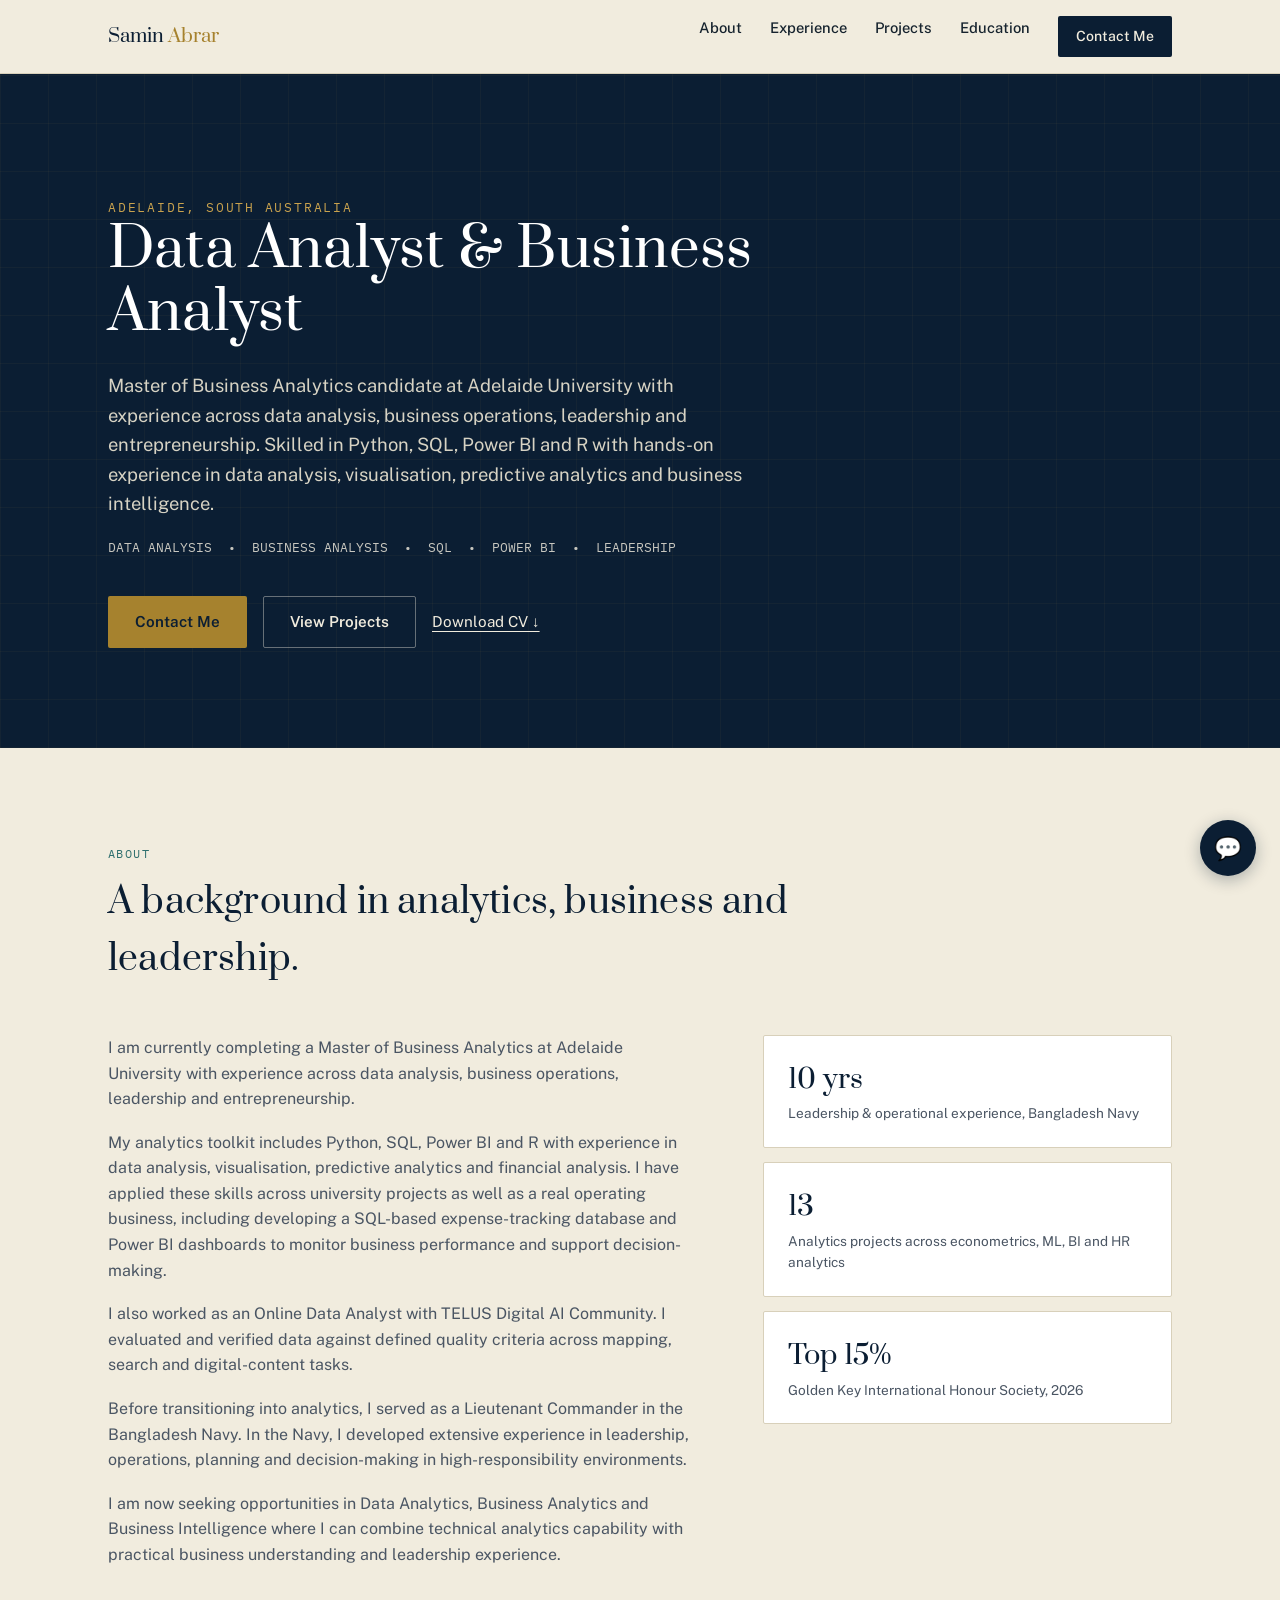
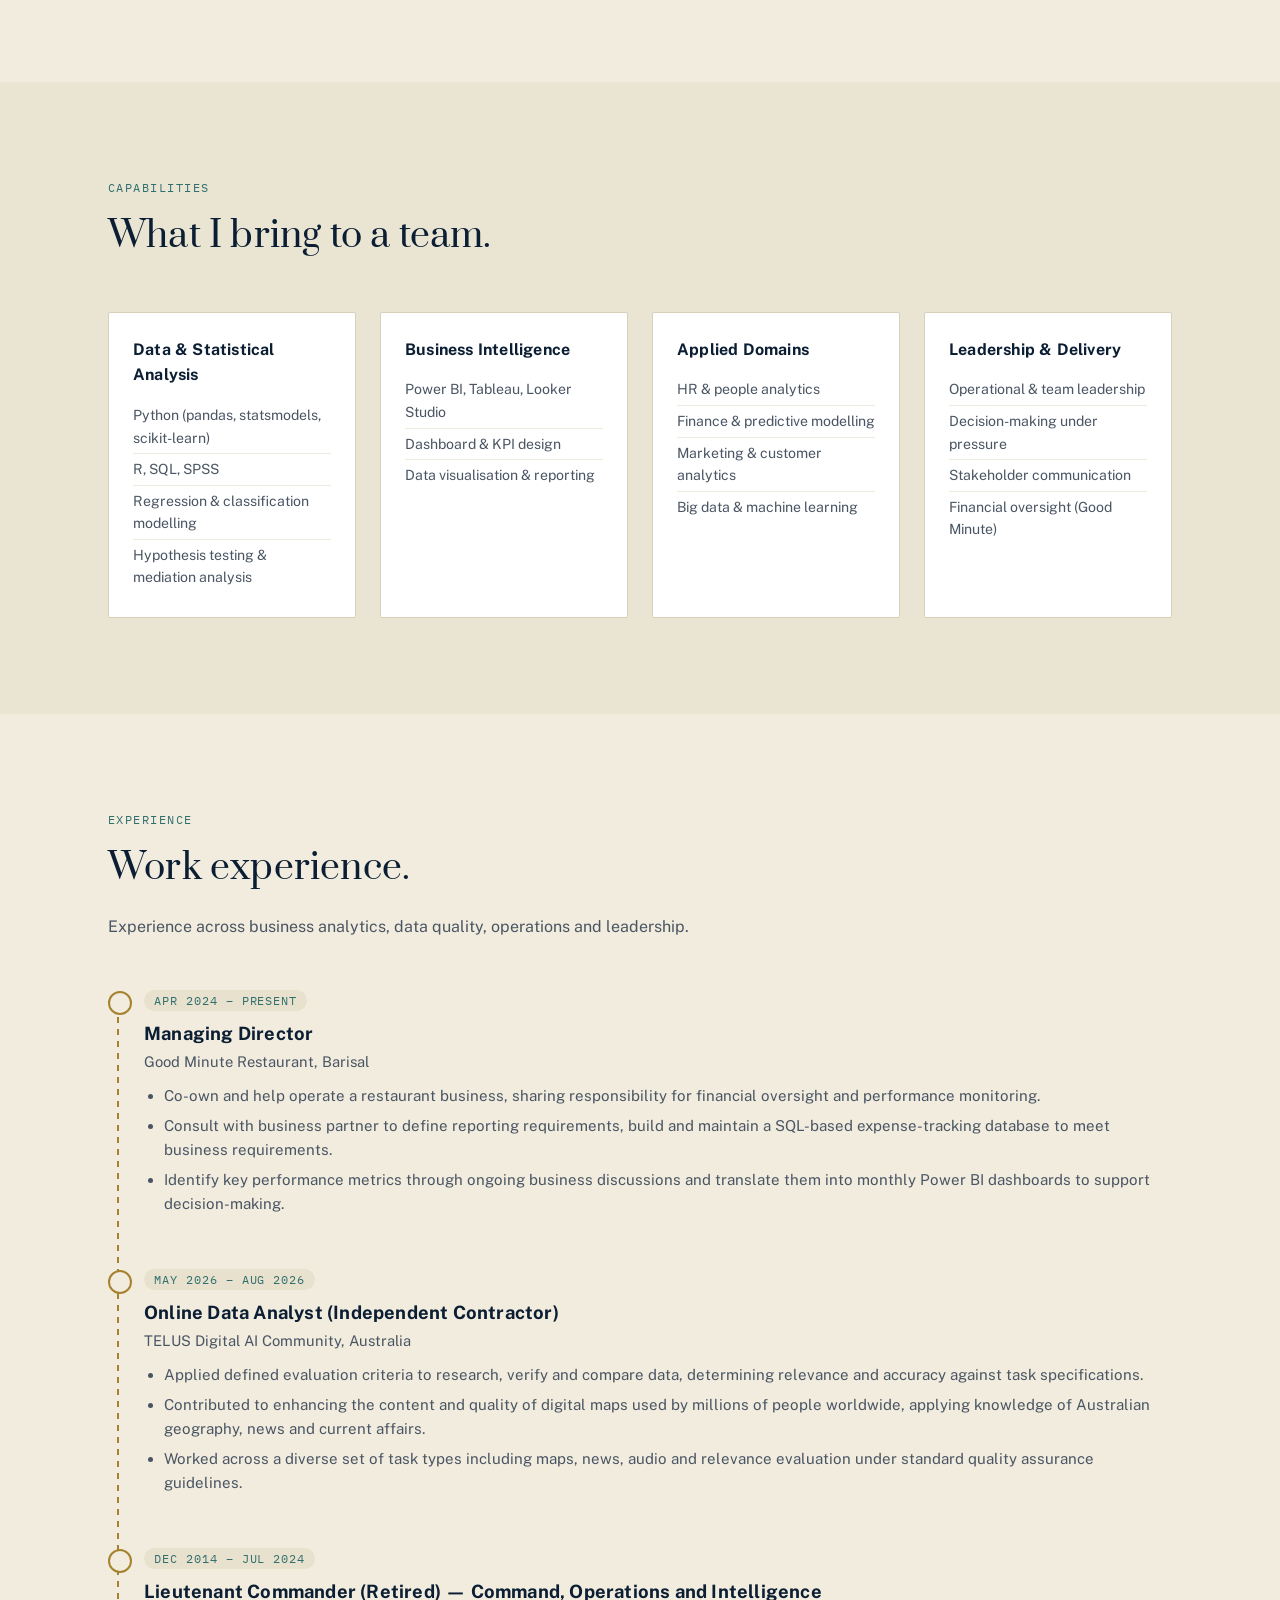
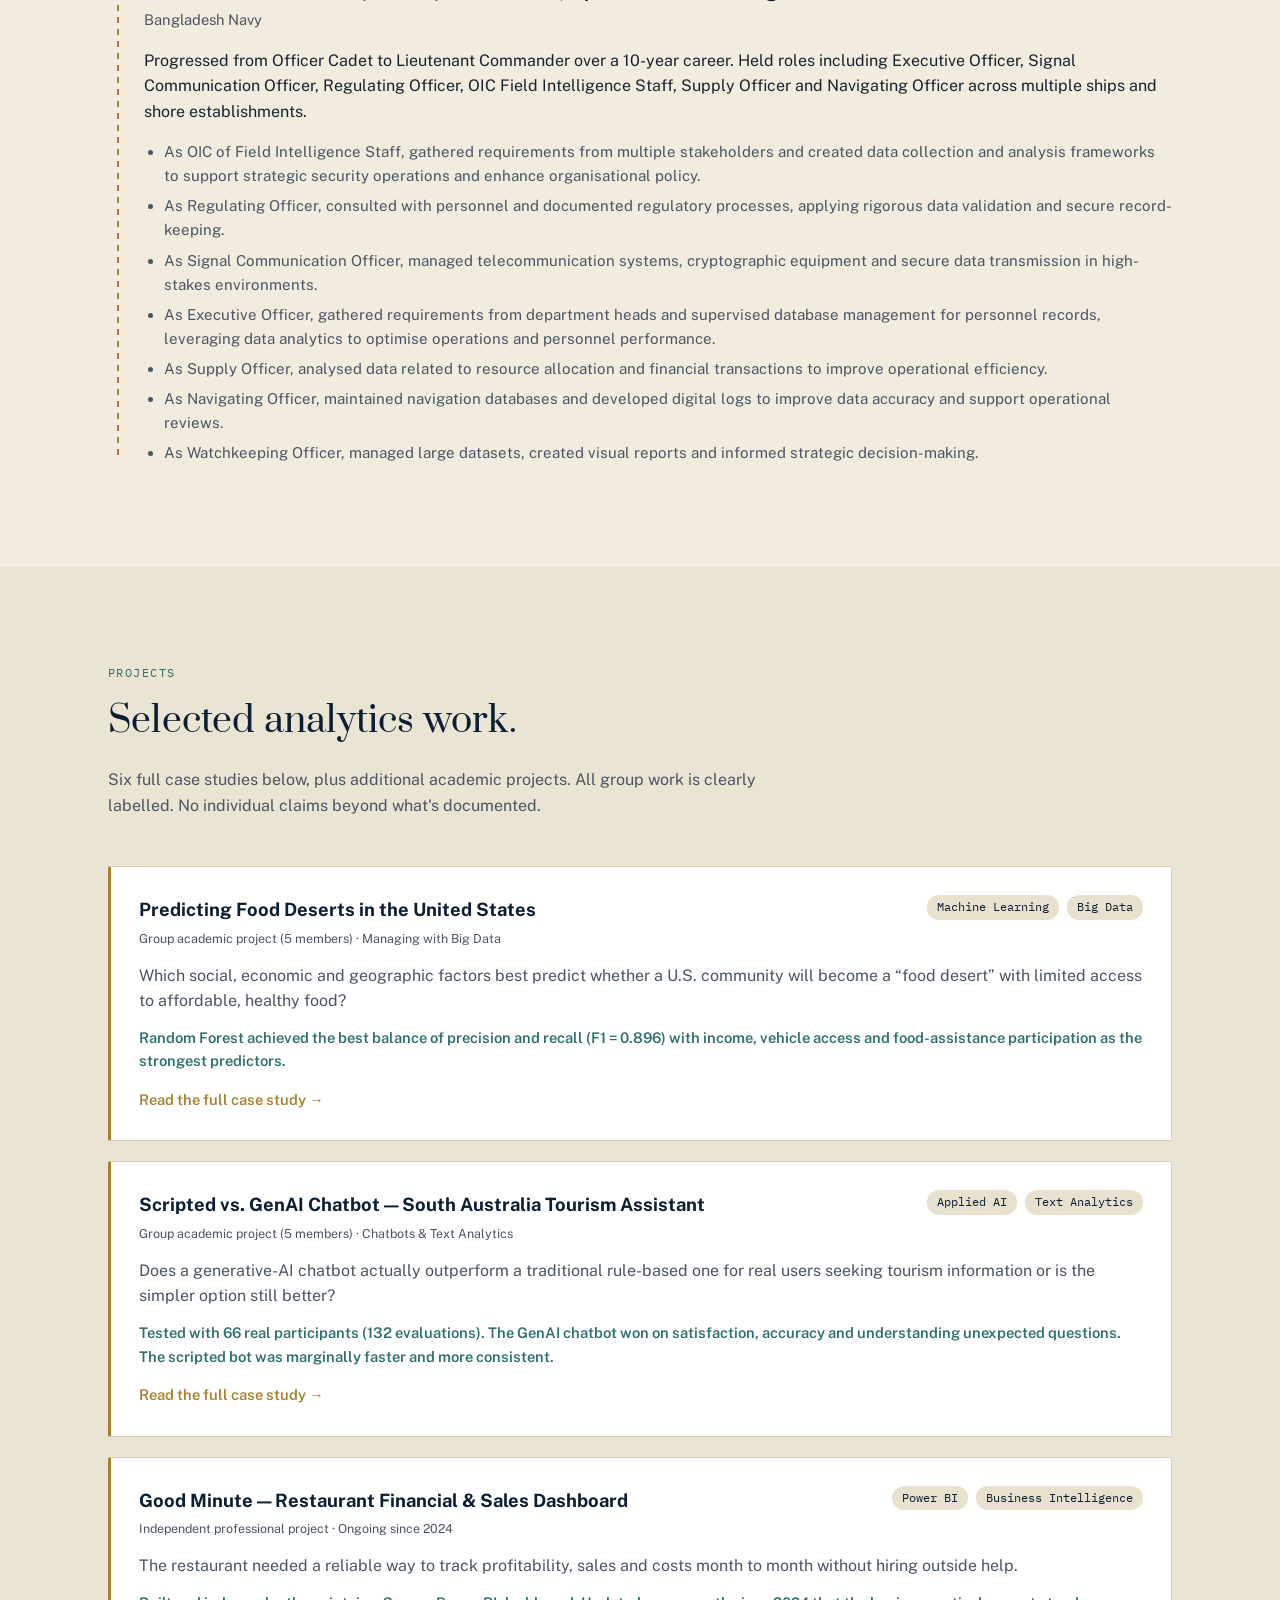
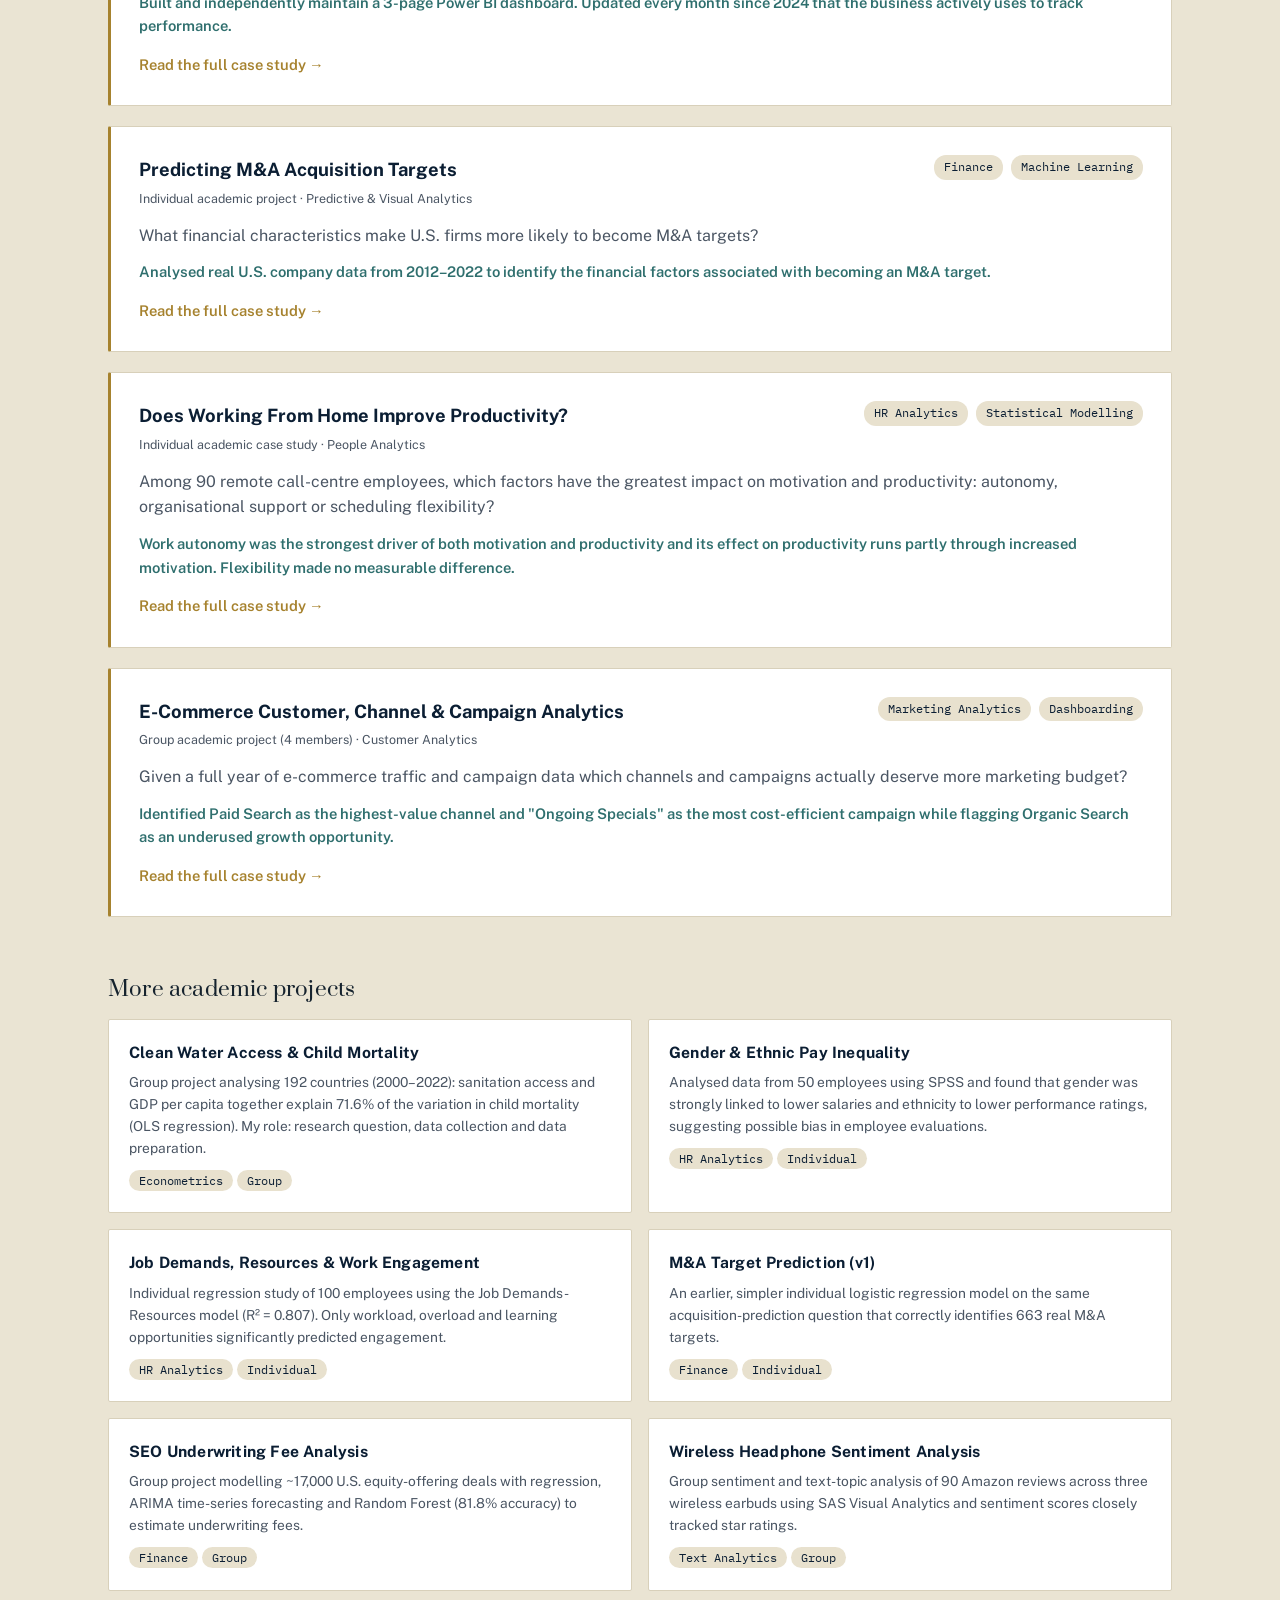
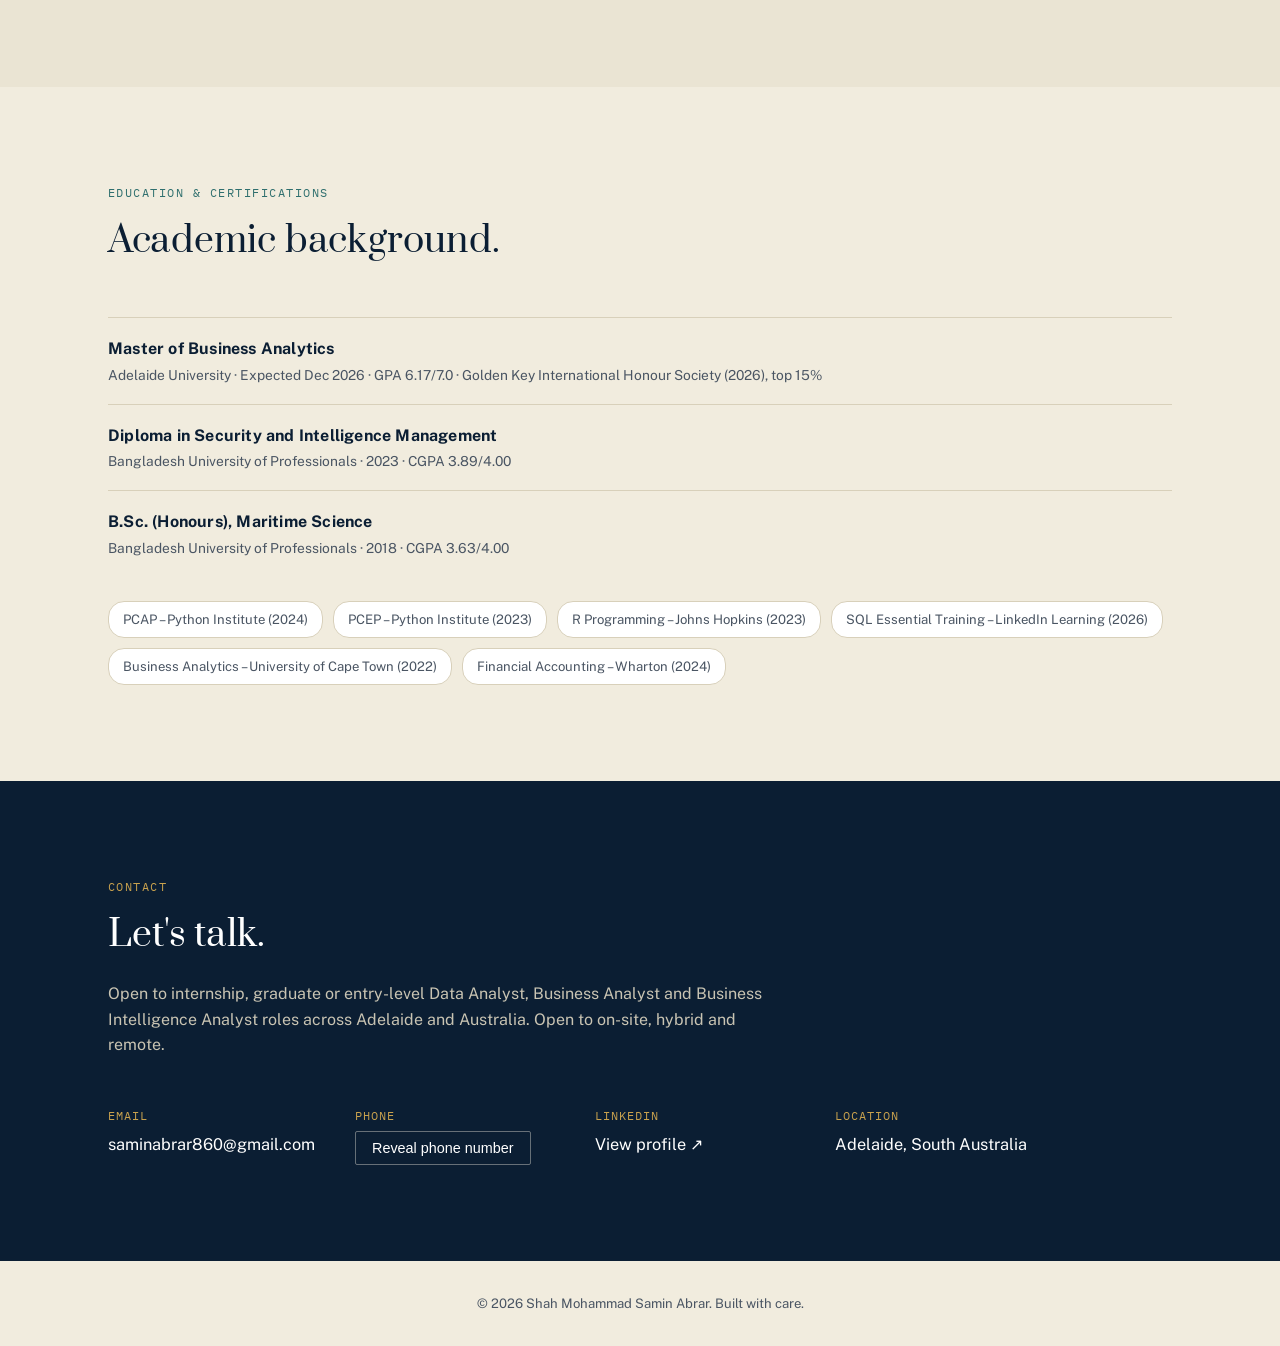
<file: index.html>
<!DOCTYPE html>
<html lang="en">
<head>
<meta charset="UTF-8">
<meta name="viewport" content="width=device-width, initial-scale=1.0">
<title>Shah Mohammad Samin Abrar — Data & Business Analyst, Adelaide</title>
<meta name="description" content="Shah Mohammad Samin Abrar — Data & Business Analyst and MBAN candidate in Adelaide. Former Bangladesh Navy officer. Python, SQL, Power BI, Tableau.">
<link rel="icon" href="data:image/svg+xml,<svg xmlns=%22http://www.w3.org/2000/svg%22 viewBox=%220 0 100 100%22><rect width=%22100%22 height=%22100%22 fill=%22%230B1E33%22/><text x=%2250%22 y=%2266%22 font-size=%2255%22 fill=%22%23A6822E%22 text-anchor=%22middle%22 font-family=%22Georgia%22>SA</text></svg>">
<link rel="preconnect" href="https://fonts.googleapis.com">
<link rel="preconnect" href="https://fonts.gstatic.com" crossorigin>
<link href="https://fonts.googleapis.com/css2?family=Prata&family=Public+Sans:wght@400;500;600;700&family=IBM+Plex+Mono:wght@400;500&display=swap" rel="stylesheet">
<link rel="stylesheet" href="style.css">
</head>
<body>

<header class="site-nav">
  <div class="nav-inner">
    <div class="brand">Samin <span>Abrar</span></div>
    <button class="menu-toggle" id="menuToggle" aria-label="Toggle menu" aria-expanded="false">☰</button>
    <nav class="links" id="navLinks">
      <a href="#about">About</a>
      <a href="#experience">Experience</a>
      <a href="#projects">Projects</a>
      <a href="#education">Education</a>
      <a href="#contact" class="nav-cta">Contact Me</a>
    </nav>
  </div>
</header>

<!-- ===== HERO ===== -->
<section class="hero">
  <div class="wrap">
    <span class="eyebrow">Adelaide, South Australia</span>

    <h1>Data Analyst &amp; Business Analyst</h1>

    <p class="lede">
      Master of Business Analytics candidate at Adelaide University with experience across
      data analysis, business operations, leadership and entrepreneurship. Skilled in Python,
      SQL, Power BI and R with hands-on experience in data analysis, visualisation,
      predictive analytics and business intelligence.
    </p>

    <div style="font-family:'IBM Plex Mono',monospace; font-size:.82rem; margin-top:18px; opacity:.82;">
      DATA ANALYSIS &nbsp;•&nbsp; BUSINESS ANALYSIS &nbsp;•&nbsp; SQL &nbsp;•&nbsp; POWER BI &nbsp;•&nbsp; LEADERSHIP
    </div>

    <div class="ctas">
      <a href="#contact" class="btn btn-primary">Contact Me</a>
      <a href="#projects" class="btn btn-outline">View Projects</a>
      <a href="Shah%20Mohammad%20Samin%20Abrar%20CV.pdf" class="btn-link" download>Download CV ↓</a>
    </div>
  </div>
</section>

<!-- ===== ABOUT ===== -->
<section id="about">
  <div class="wrap">

    <div class="section-head">
      <span class="kicker">About</span>
      <h2>A background in analytics, business and leadership.</h2>
    </div>

    <div class="about-grid">

      <div>
        <p>
          I am currently completing a Master of Business Analytics at Adelaide University
          with experience across data analysis, business operations, leadership and
          entrepreneurship.
        </p>

        <p>
          My analytics toolkit includes Python, SQL, Power BI and R with experience in
          data analysis, visualisation, predictive analytics and financial analysis.
          I have applied these skills across university projects as well as a real operating
          business, including developing a SQL-based expense-tracking database and Power BI
          dashboards to monitor business performance and support decision-making.
        </p>

        <p>
          I also worked as an Online Data Analyst with TELUS Digital AI Community. I evaluated
          and verified data against defined quality criteria across mapping, search and
          digital-content tasks.
        </p>

        <p>
          Before transitioning into analytics, I served as a Lieutenant Commander in the
          Bangladesh Navy. In the Navy, I developed extensive experience in leadership, operations,
          planning and decision-making in high-responsibility environments.
        </p>

        <p>
          I am now seeking opportunities in Data Analytics, Business Analytics and Business
          Intelligence where I can combine technical analytics capability with practical
          business understanding and leadership experience.
        </p>
      </div>

      <div>
        <div class="stat-card">
          <div class="num">10 yrs</div>
          <div class="label">Leadership &amp; operational experience, Bangladesh Navy</div>
        </div>

        <div class="stat-card">
          <div class="num">13</div>
          <div class="label">Analytics projects across econometrics, ML, BI and HR analytics</div>
        </div>

        <div class="stat-card">
          <div class="num">Top 15%</div>
          <div class="label">Golden Key International Honour Society, 2026</div>
        </div>
      </div>

    </div>
  </div>
</section>

<!-- ===== SKILLS ===== -->
<section style="background:#EAE4D3;">
  <div class="wrap">
    <div class="section-head">
      <span class="kicker">Capabilities</span>
      <h2>What I bring to a team.</h2>
    </div>
    <div class="skills-grid">
      <div class="skill-card">
        <h4>Data &amp; Statistical Analysis</h4>
        <ul>
          <li>Python (pandas, statsmodels, scikit-learn)</li>
          <li>R, SQL, SPSS</li>
          <li>Regression &amp; classification modelling</li>
          <li>Hypothesis testing &amp; mediation analysis</li>
        </ul>
      </div>
      <div class="skill-card">
        <h4>Business Intelligence</h4>
        <ul>
          <li>Power BI, Tableau, Looker Studio</li>
          <li>Dashboard &amp; KPI design</li>
          <li>Data visualisation &amp; reporting</li>
        </ul>
      </div>
      <div class="skill-card">
        <h4>Applied Domains</h4>
        <ul>
          <li>HR &amp; people analytics</li>
          <li>Finance &amp; predictive modelling</li>
          <li>Marketing &amp; customer analytics</li>
          <li>Big data &amp; machine learning</li>
        </ul>
      </div>
      <div class="skill-card">
        <h4>Leadership &amp; Delivery</h4>
        <ul>
          <li>Operational &amp; team leadership</li>
          <li>Decision-making under pressure</li>
          <li>Stakeholder communication</li>
          <li>Financial oversight (Good Minute)</li>
        </ul>
      </div>
    </div>
  </div>
</section>

<!-- ===== EXPERIENCE ===== -->
<section id="experience">
  <div class="wrap">
    <div class="section-head">
      <span class="kicker">Experience</span>
      <h2>Work experience.</h2>
      <p>Experience across business analytics, data quality, operations and leadership.</p>
    </div>

    <div class="course">

      <!-- GOOD MINUTE -->
      <div class="waypoint">
        <span class="tag">APR 2024 – PRESENT</span>
        <h3>Managing Director</h3>
        <div class="org">Good Minute Restaurant, Barisal</div>
        <ul>
          <li>Co-own and help operate a restaurant business, sharing responsibility for financial oversight and performance monitoring.</li>
          <li>Consult with business partner to define reporting requirements, build and maintain a SQL-based expense-tracking database to meet business requirements.</li>
          <li>Identify key performance metrics through ongoing business discussions and translate them into monthly Power BI dashboards to support decision-making.</li>
        </ul>
      </div>

      <!-- TELUS DIGITAL -->
      <div class="waypoint">
        <span class="tag">MAY 2026 – AUG 2026</span>
        <h3>Online Data Analyst (Independent Contractor)</h3>
        <div class="org">TELUS Digital AI Community, Australia</div>
        <ul>
          <li>Applied defined evaluation criteria to research, verify and compare data, determining relevance and accuracy against task specifications.</li>
          <li>Contributed to enhancing the content and quality of digital maps used by millions of people worldwide, applying knowledge of Australian geography, news and current affairs.</li>
          <li>Worked across a diverse set of task types including maps, news, audio and relevance evaluation under standard quality assurance guidelines.</li>
        </ul>
      </div>

      <!-- BANGLADESH NAVY -->
      <div class="waypoint">
        <span class="tag">DEC 2014 – JUL 2024</span>
        <h3>Lieutenant Commander (Retired) — Command, Operations and Intelligence</h3>
        <div class="org">Bangladesh Navy</div>

        <p>
          Progressed from Officer Cadet to Lieutenant Commander over a 10-year career.
          Held roles including Executive Officer, Signal Communication Officer,
          Regulating Officer, OIC Field Intelligence Staff, Supply Officer and
          Navigating Officer across multiple ships and shore establishments.
        </p>

        <ul>
          <li>As OIC of Field Intelligence Staff, gathered requirements from multiple stakeholders and created data collection and analysis frameworks to support strategic security operations and enhance organisational policy.</li>

          <li>As Regulating Officer, consulted with personnel and documented regulatory processes, applying rigorous data validation and secure record-keeping.</li>

          <li>As Signal Communication Officer, managed telecommunication systems, cryptographic equipment and secure data transmission in high-stakes environments.</li>

          <li>As Executive Officer, gathered requirements from department heads and supervised database management for personnel records, leveraging data analytics to optimise operations and personnel performance.</li>

          <li>As Supply Officer, analysed data related to resource allocation and financial transactions to improve operational efficiency.</li>

          <li>As Navigating Officer, maintained navigation databases and developed digital logs to improve data accuracy and support operational reviews.</li>

          <li>As Watchkeeping Officer, managed large datasets, created visual reports and informed strategic decision-making.</li>
        </ul>

      </div>

    </div>
  </div>
</section>

<!-- ===== PROJECTS ===== -->
<section id="projects" style="background:#EAE4D3;">
  <div class="wrap">
    <div class="section-head">
      <span class="kicker">Projects</span>
      <h2>Selected analytics work.</h2>
      <p>Six full case studies below, plus additional academic projects. All group work is clearly labelled. No individual claims beyond what's documented.</p>
    </div>

    <!-- FEATURED CASE STUDY 1 -->
    <div class="project-card" data-featured="true">
      <div class="project-top">
        <div>
          <div class="project-title">Predicting Food Deserts in the United States</div>
          <div class="project-type">Group academic project (5 members) · Managing with Big Data</div>
        </div>
        <div class="project-tags">
          <span class="tag">Machine Learning</span>
          <span class="tag">Big Data</span>
        </div>
      </div>
      <p class="project-problem">Which social, economic and geographic factors best predict whether a U.S. community will become a “food desert” with limited access to affordable, healthy food?</p>
      <div class="project-result">Random Forest achieved the best balance of precision and recall (F1 = 0.896) with income, vehicle access and food-assistance participation as the strongest predictors.</div>
      <a href="project-food-desert.html" class="btn-link" style="color:var(--brass); text-decoration:none; font-weight:600; font-size:.92rem;">Read the full case study &rarr;</a>
    </div>

    <!-- FEATURED CASE STUDY 2 -->
    <div class="project-card" data-featured="true">
      <div class="project-top">
        <div>
          <div class="project-title">Scripted vs. GenAI Chatbot — South Australia Tourism Assistant</div>
          <div class="project-type">Group academic project (5 members) · Chatbots &amp; Text Analytics</div>
        </div>
        <div class="project-tags">
          <span class="tag">Applied AI</span>
          <span class="tag">Text Analytics</span>
        </div>
      </div>
      <p class="project-problem">Does a generative-AI chatbot actually outperform a traditional rule-based one for real users seeking tourism information or is the simpler option still better?</p>
      <div class="project-result">Tested with 66 real participants (132 evaluations). The GenAI chatbot won on satisfaction, accuracy and understanding unexpected questions. The scripted bot was marginally faster and more consistent.</div>
      <a href="project-chatbot.html" class="btn-link" style="color:var(--brass); text-decoration:none; font-weight:600; font-size:.92rem;">Read the full case study &rarr;</a>
    </div>

    <!-- FEATURED CASE STUDY 3 -->
    <div class="project-card" data-featured="true">
      <div class="project-top">
        <div>
          <div class="project-title">Good Minute — Restaurant Financial &amp; Sales Dashboard</div>
          <div class="project-type">Independent professional project · Ongoing since 2024</div>
        </div>
        <div class="project-tags">
          <span class="tag">Power BI</span>
          <span class="tag">Business Intelligence</span>
        </div>
      </div>
      <p class="project-problem">The restaurant needed a reliable way to track profitability, sales and costs month to month without hiring outside help.</p>
      <div class="project-result">Built and independently maintain a 3-page Power BI dashboard. Updated every month since 2024 that the business actively uses to track performance.</div>
      <a href="project-good-minute.html" class="btn-link" style="color:var(--brass); text-decoration:none; font-weight:600; font-size:.92rem;">Read the full case study &rarr;</a>
    </div>

    <!-- FEATURED CASE STUDY 4 -->
    <div class="project-card" data-featured="true">
      <div class="project-top">
        <div>
          <div class="project-title">Predicting M&amp;A Acquisition Targets</div>
          <div class="project-type">Individual academic project · Predictive &amp; Visual Analytics</div>
        </div>
        <div class="project-tags">
          <span class="tag">Finance</span>
          <span class="tag">Machine Learning</span>
        </div>
      </div>
      <p class="project-problem">What financial characteristics make U.S. firms more likely to become M&A targets?</p>
      <div class="project-result">Analysed real U.S. company data from 2012–2022 to identify the financial factors associated with becoming an M&A target.</div>
      <a href="project-ma-prediction.html" class="btn-link" style="color:var(--brass); text-decoration:none; font-weight:600; font-size:.92rem;">Read the full case study &rarr;</a>
    </div>

    <!-- FEATURED CASE STUDY 5 -->
    <div class="project-card" data-featured="true">
      <div class="project-top">
        <div>
          <div class="project-title">Does Working From Home Improve Productivity?</div>
          <div class="project-type">Individual academic case study · People Analytics</div>
        </div>
        <div class="project-tags">
          <span class="tag">HR Analytics</span>
          <span class="tag">Statistical Modelling</span>
        </div>
      </div>
      <p class="project-problem">Among 90 remote call-centre employees, which factors have the greatest impact on motivation and productivity: autonomy, organisational support or scheduling flexibility?</p>
      <div class="project-result">Work autonomy was the strongest driver of both motivation and productivity and its effect on productivity runs partly through increased motivation. Flexibility made no measurable difference.</div>
      <a href="project-wfh-productivity.html" class="btn-link" style="color:var(--brass); text-decoration:none; font-weight:600; font-size:.92rem;">Read the full case study &rarr;</a>
    </div>

    <!-- FEATURED CASE STUDY 6 -->
    <div class="project-card" data-featured="true">
      <div class="project-top">
        <div>
          <div class="project-title">E-Commerce Customer, Channel &amp; Campaign Analytics</div>
          <div class="project-type">Group academic project (4 members) · Customer Analytics</div>
        </div>
        <div class="project-tags">
          <span class="tag">Marketing Analytics</span>
          <span class="tag">Dashboarding</span>
        </div>
      </div>
      <p class="project-problem">Given a full year of e-commerce traffic and campaign data which channels and campaigns actually deserve more marketing budget?</p>
      <div class="project-result">Identified Paid Search as the highest-value channel and "Ongoing Specials" as the most cost-efficient campaign while flagging Organic Search as an underused growth opportunity.</div>
      <a href="project-customer-analytics.html" class="btn-link" style="color:var(--brass); text-decoration:none; font-weight:600; font-size:.92rem;">Read the full case study &rarr;</a>
    </div>

    <!-- BRIEF PROJECT CARDS -->
    <h3 style="margin-top:56px; font-size:1.3rem;">More academic projects</h3>
    <div class="brief-cards">
      <div class="brief-card">
        <h4>Clean Water Access &amp; Child Mortality</h4>
        <p>Group project analysing 192 countries (2000–2022): sanitation access and GDP per capita together explain 71.6% of the variation in child mortality (OLS regression). My role: research question, data collection and data preparation.</p>
        <span class="tag">Econometrics</span><span class="tag">Group</span>
      </div>
      <div class="brief-card">
        <h4>Gender &amp; Ethnic Pay Inequality</h4>
        <p>Analysed data from 50 employees using SPSS and found that gender was strongly linked to lower salaries and ethnicity to lower performance ratings, suggesting possible bias in employee evaluations.</p>
        <span class="tag">HR Analytics</span><span class="tag">Individual</span>
      </div>
      <div class="brief-card">
        <h4>Job Demands, Resources &amp; Work Engagement</h4>
        <p>Individual regression study of 100 employees using the Job Demands-Resources model (R² = 0.807). Only workload, overload and learning opportunities significantly predicted engagement.</p>
        <span class="tag">HR Analytics</span><span class="tag">Individual</span>
      </div>
      <div class="brief-card">
        <h4>M&amp;A Target Prediction (v1)</h4>
        <p>An earlier, simpler individual logistic regression model on the same acquisition-prediction question that correctly identifies 663 real M&amp;A targets.</p>
        <span class="tag">Finance</span><span class="tag">Individual</span>
      </div>
      <div class="brief-card">
        <h4>SEO Underwriting Fee Analysis</h4>
        <p>Group project modelling ~17,000 U.S. equity-offering deals with regression, ARIMA time-series forecasting and Random Forest (81.8% accuracy) to estimate underwriting fees.</p>
        <span class="tag">Finance</span><span class="tag">Group</span>
      </div>
      <div class="brief-card">
        <h4>Wireless Headphone Sentiment Analysis</h4>
        <p>Group sentiment and text-topic analysis of 90 Amazon reviews across three wireless earbuds using SAS Visual Analytics and sentiment scores closely tracked star ratings.</p>
        <span class="tag">Text Analytics</span><span class="tag">Group</span>
      </div>
    </div>
  </div>
</section>

<!-- ===== EDUCATION ===== -->
<section id="education">
  <div class="wrap">
    <div class="section-head">
      <span class="kicker">Education &amp; Certifications</span>
      <h2>Academic background.</h2>
    </div>
    <div class="edu-item">
      <h4>Master of Business Analytics</h4>
      <div class="meta">Adelaide University · Expected Dec 2026 · GPA 6.17/7.0 · Golden Key International Honour Society (2026), top 15%</div>
    </div>
    <div class="edu-item">
      <h4>Diploma in Security and Intelligence Management</h4>
      <div class="meta">Bangladesh University of Professionals · 2023 · CGPA 3.89/4.00</div>
    </div>
    <div class="edu-item">
      <h4>B.Sc. (Honours), Maritime Science</h4>
      <div class="meta">Bangladesh University of Professionals · 2018 · CGPA 3.63/4.00</div>
    </div>
    <div class="cert-list">
      <span class="cert-pill">PCAP – Python Institute (2024)</span>
      <span class="cert-pill">PCEP – Python Institute (2023)</span>
      <span class="cert-pill">R Programming – Johns Hopkins (2023)</span>
      <span class="cert-pill">SQL Essential Training – LinkedIn Learning (2026)</span>
      <span class="cert-pill">Business Analytics – University of Cape Town (2022)</span>
      <span class="cert-pill">Financial Accounting – Wharton (2024)</span>
    </div>
  </div>
</section>

<!-- ===== CONTACT ===== -->
<section id="contact" class="contact-section">
  <div class="wrap">
    <div class="section-head">
      <span class="kicker">Contact</span>
      <h2>Let's talk.</h2>
      <p>Open to internship, graduate or entry-level Data Analyst, Business Analyst and Business Intelligence Analyst roles across Adelaide and Australia. Open to on-site, hybrid and remote.</p>
    </div>
    <div class="contact-grid">
      <div class="contact-item">
        <div class="k">EMAIL</div>
        <a href="mailto:saminabrar860@gmail.com">saminabrar860@gmail.com</a>
      </div>
      <div class="contact-item">
        <div class="k">PHONE</div>
        <button id="reveal-phone" type="button">Reveal phone number</button>
      </div>
      <div class="contact-item">
        <div class="k">LINKEDIN</div>
        <a href="https://www.linkedin.com/in/shah-mohammad-samin-abrar-113469a4/" target="_blank" rel="noopener">View profile ↗</a>
      </div>
      <div class="contact-item">
        <div class="k">LOCATION</div>
        <span>Adelaide, South Australia</span>
      </div>
    </div>
  </div>
</section>

<!-- ===== FAQ CHAT WIDGET ===== -->
<button id="faq-toggle" aria-label="Ask about Samin" aria-expanded="false">💬</button>
<div id="faq-panel" role="dialog" aria-label="Ask about Samin">
  <div class="faq-header">
    <div>
      <div class="title">Ask about Samin</div>
      <div class="sub">SCRIPTED ASSISTANT</div>
    </div>
    <button class="faq-close" id="faqClose" aria-label="Close">×</button>
  </div>
  <div class="faq-body" id="faqBody"></div>
</div>

<footer>
  <div class="wrap">
    © 2026 Shah Mohammad Samin Abrar. Built with care.
  </div>
</footer>

<script>
  // mobile menu
  const toggle = document.getElementById('menuToggle');
  const nav = document.getElementById('navLinks');
  toggle.addEventListener('click', () => {
    nav.classList.toggle('open');
    const expanded = nav.classList.contains('open');
    toggle.setAttribute('aria-expanded', expanded);
  });
  document.querySelectorAll('#navLinks a').forEach(a=>{
    a.addEventListener('click', ()=> nav.classList.remove('open'));
  });

  // reveal phone number
  document.getElementById('reveal-phone').addEventListener('click', function(){
    this.outerHTML = '<a href="tel:0450383523">0450 383 523</a>';
  });

  // ===== FAQ scripted assistant =====
  const faqToggle = document.getElementById('faq-toggle');
  const faqPanel = document.getElementById('faq-panel');
  const faqClose = document.getElementById('faqClose');
  const faqBody = document.getElementById('faqBody');

  const faqTree = {
    root: {
  msg: "Hi, I'm a scripted assistant. Select a topic below to learn more about his experience and work.",
 options: [
  {label:"Professional background", next:"background"},
  {label:"Analytics projects", next:"projects"},
  {label:"Technical skills", next:"skills"},
  {label:"Career interests & availability", next:"availability"},
  {label:"Download CV", next:"cv"},
  {label:"Contact information", next:"contact"},
]
},
    background: {
      msg:"Samin has experience across data analysis, business operations, leadership and entrepreneurship. He works with Python, SQL, Power BI and R. He has worked as an Online Data Analyst with TELUS Digital AI Community and previously served as a Lieutenant Commander in the Bangladesh Navy.",
      options:[]
    },
    projects: {
      msg:'Some highlights: predicting U.S. food deserts with machine learning, comparing scripted vs GenAI chatbots with real users and an independently built restaurant analytics dashboard. See the <a href="index.html#projects">Projects section</a> for all of them.',
      options:[]
    },
    skills: {
      msg:"Python, R, SQL, SPSS, Power BI, Tableau and Looker Studio applied across HR analytics, finance, marketing analytics and machine learning.",
      options:[]
    },
    availability: {
      msg:"Samin is completing MBAN in December 2026 and is open to internship, graduate or entry-level Data Analyst, Business Analyst and BI Analyst roles across Adelaide and Australia, including on-site, hybrid and remote.",
      options:[]
    },
cv: {
  msg:'Yes. You can <a href="Shah%20Mohammad%20Samin%20Abrar%20CV.pdf" download>download Samin\'s CV here</a>.',
  options:[]
},
    contact: {
      msg:'Best reached by email at <a href="mailto:saminabrar860@gmail.com">saminabrar860@gmail.com</a> or via the <a href="index.html#contact">Contact section</a>.',
      options:[]
    }
  };

  function renderFaq(nodeKey){
    const node = faqTree[nodeKey];
    faqBody.innerHTML = '';
    const msgDiv = document.createElement('div');
    msgDiv.className = 'faq-msg';
    msgDiv.innerHTML = node.msg;
    faqBody.appendChild(msgDiv);

    const optWrap = document.createElement('div');
    optWrap.className = 'faq-options';
    node.options.forEach(opt=>{
      const btn = document.createElement('button');
      btn.className = 'faq-option';
      btn.textContent = opt.label;
      btn.addEventListener('click', ()=> renderFaq(opt.next));
      optWrap.appendChild(btn);
    });
    faqBody.appendChild(optWrap);

    if(nodeKey !== 'root'){
      const back = document.createElement('button');
      back.className = 'faq-back';
      back.textContent = '← Back to questions';
      back.addEventListener('click', ()=> renderFaq('root'));
      faqBody.appendChild(back);
    }
  }

  faqToggle.addEventListener('click', ()=>{
    const isOpen = faqPanel.classList.toggle('open');
    faqToggle.setAttribute('aria-expanded', isOpen);
    if(isOpen) renderFaq('root');
  });
  faqClose.addEventListener('click', ()=>{
    faqPanel.classList.remove('open');
    faqToggle.setAttribute('aria-expanded','false');
  });
</script>

</body>
</html>
</file>
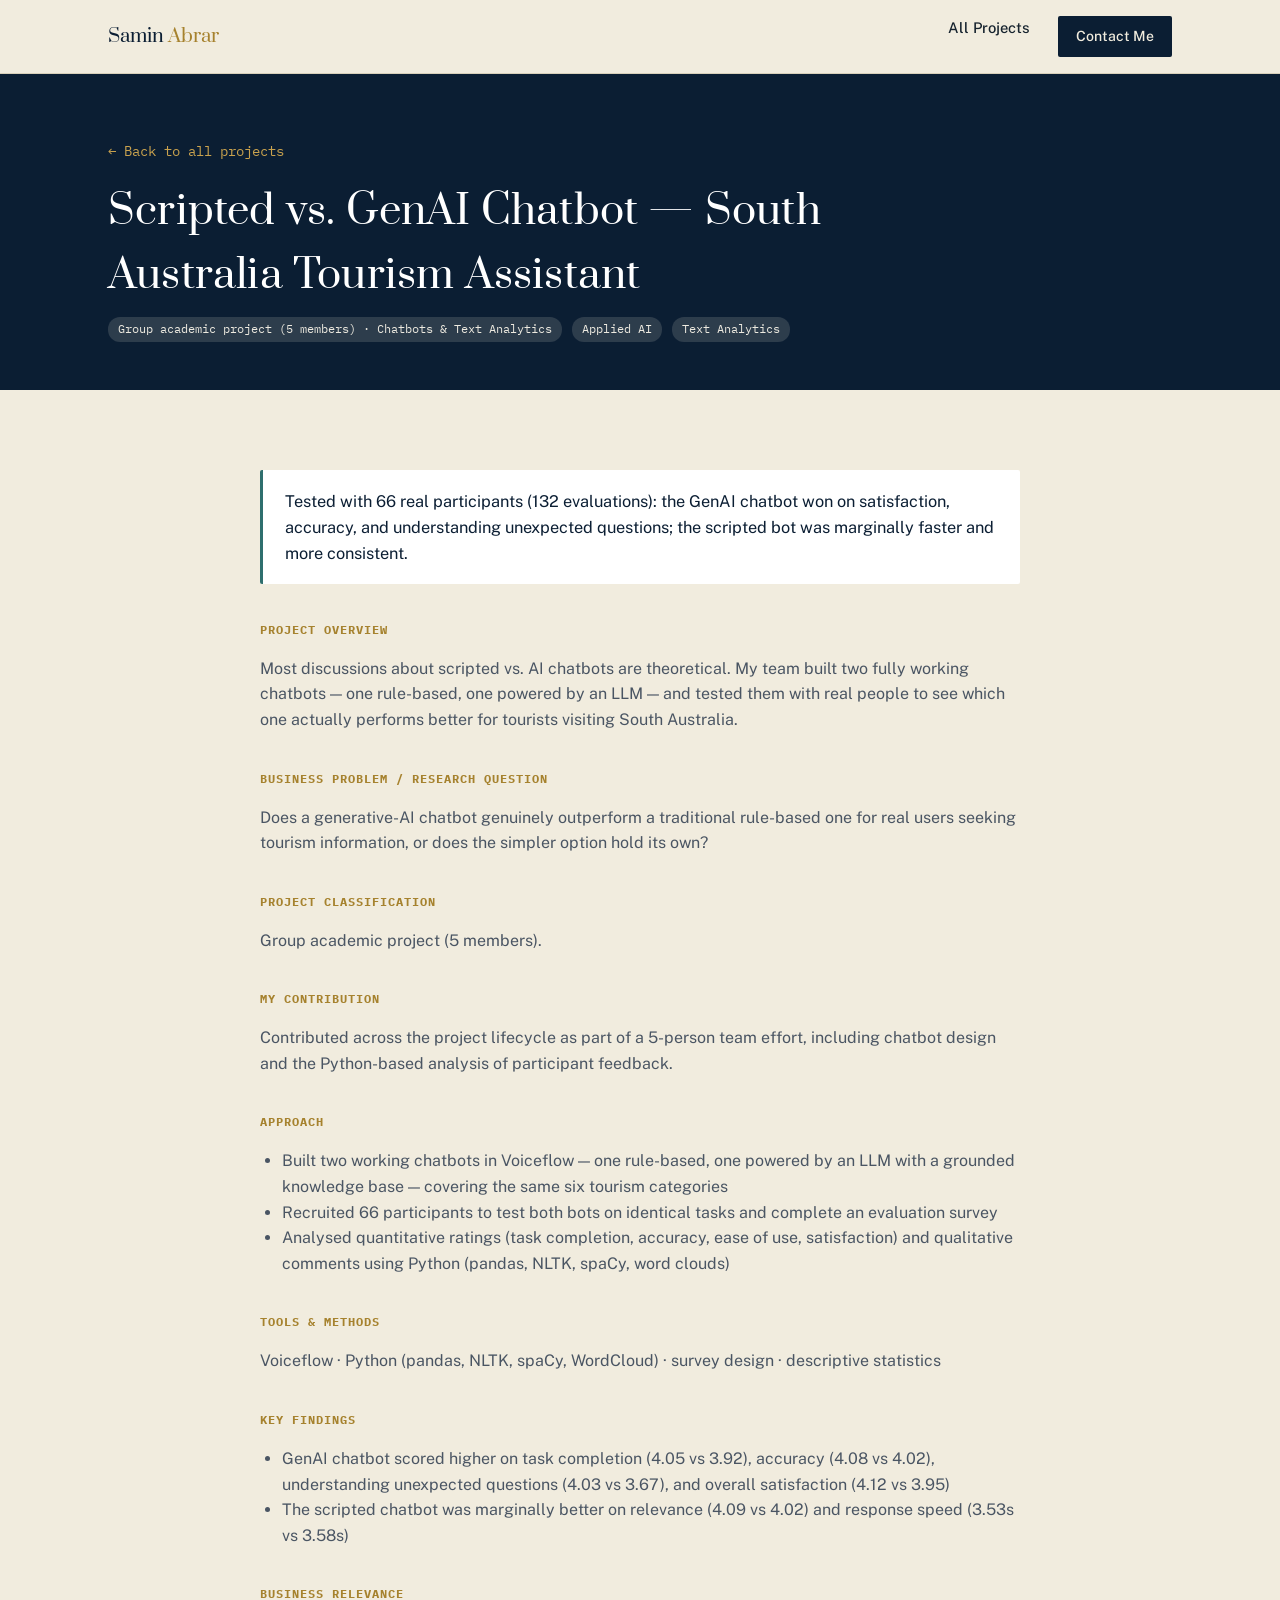
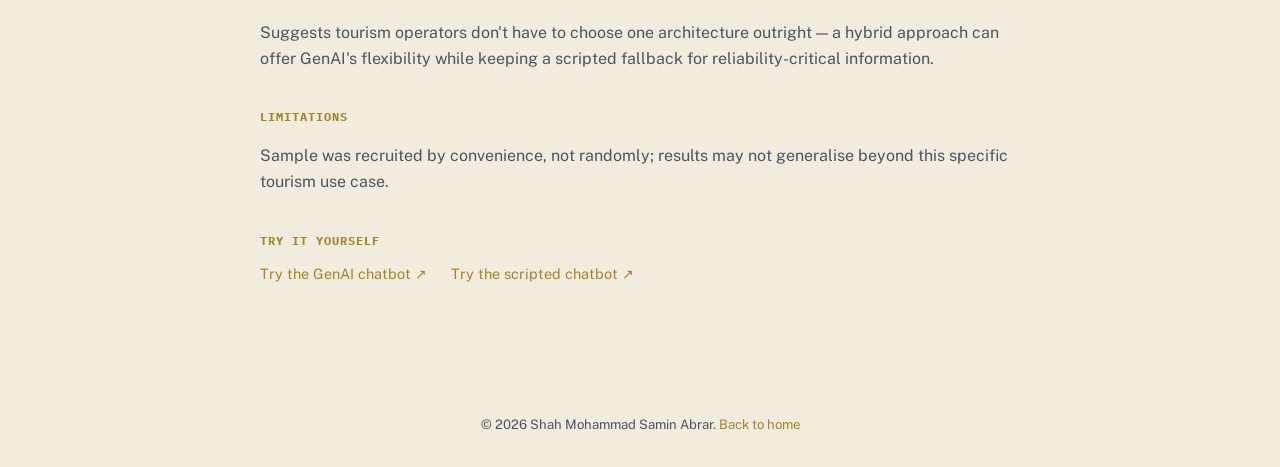
<file: project-chatbot.html>
<!DOCTYPE html>
<html lang="en">
<head>
<meta charset="UTF-8">
<meta name="viewport" content="width=device-width, initial-scale=1.0">
<title>Scripted vs. GenAI Chatbot — South Australia Tourism Assistant — Samin Abrar</title>
<meta name="description" content="Built and empirically tested two chatbots with 66 real participants to compare rule-based vs generative AI approaches.">
<link rel="preconnect" href="https://fonts.googleapis.com">
<link rel="preconnect" href="https://fonts.gstatic.com" crossorigin>
<link href="https://fonts.googleapis.com/css2?family=Prata&family=Public+Sans:wght@400;500;600;700&family=IBM+Plex+Mono:wght@400;500&display=swap" rel="stylesheet">
<link rel="stylesheet" href="style.css">
</head>
<body>

<header class="site-nav">
  <div class="nav-inner">
    <div class="brand"><a href="index.html" style="color:inherit;text-decoration:none;">Samin <span>Abrar</span></a></div>
    <nav class="links" style="position:static;max-height:none;overflow:visible;">
      <a href="index.html#projects">All Projects</a>
      <a href="index.html#contact" class="nav-cta">Contact Me</a>
    </nav>
  </div>
</header>

<div class="case-page-hero">
  <div class="wrap">
    <a href="index.html#projects" class="back-link">&larr; Back to all projects</a>
    <h1>Scripted vs. GenAI Chatbot — South Australia Tourism Assistant</h1>
    <div class="meta-row">
      <span class="tag" style="background:rgba(241,236,222,.15);color:#EDEAE0;">Group academic project (5 members) &middot; Chatbots &amp; Text Analytics</span>
      <span class="tag" style="background:rgba(241,236,222,.15);color:#EDEAE0;">Applied AI</span><span class="tag" style="background:rgba(241,236,222,.15);color:#EDEAE0;">Text Analytics</span>
    </div>
  </div>
</div>

<div class="wrap">
  <div class="case-content">
    <div class="result-banner">Tested with 66 real participants (132 evaluations): the GenAI chatbot won on satisfaction, accuracy, and understanding unexpected questions; the scripted bot was marginally faster and more consistent.</div>
    
    <h5>Project overview</h5>
    <p>Most discussions about scripted vs. AI chatbots are theoretical. My team built two fully working chatbots &mdash; one rule-based, one powered by an LLM &mdash; and tested them with real people to see which one actually performs better for tourists visiting South Australia.</p>
    <h5>Business problem / research question</h5>
    <p>Does a generative-AI chatbot genuinely outperform a traditional rule-based one for real users seeking tourism information, or does the simpler option hold its own?</p>
    <h5>Project classification</h5>
    <p>Group academic project (5 members).</p>
    <h5>My contribution</h5>
    <p>Contributed across the project lifecycle as part of a 5-person team effort, including chatbot design and the Python-based analysis of participant feedback.</p>
    <h5>Approach</h5>
    <ul>
      <li>Built two working chatbots in Voiceflow &mdash; one rule-based, one powered by an LLM with a grounded knowledge base &mdash; covering the same six tourism categories</li>
      <li>Recruited 66 participants to test both bots on identical tasks and complete an evaluation survey</li>
      <li>Analysed quantitative ratings (task completion, accuracy, ease of use, satisfaction) and qualitative comments using Python (pandas, NLTK, spaCy, word clouds)</li>
    </ul>
    <h5>Tools &amp; methods</h5>
    <p>Voiceflow &middot; Python (pandas, NLTK, spaCy, WordCloud) &middot; survey design &middot; descriptive statistics</p>
    <h5>Key findings</h5>
    <ul>
      <li>GenAI chatbot scored higher on task completion (4.05 vs 3.92), accuracy (4.08 vs 4.02), understanding unexpected questions (4.03 vs 3.67), and overall satisfaction (4.12 vs 3.95)</li>
      <li>The scripted chatbot was marginally better on relevance (4.09 vs 4.02) and response speed (3.53s vs 3.58s)</li>
    </ul>
    <h5>Business relevance</h5>
    <p>Suggests tourism operators don't have to choose one architecture outright &mdash; a hybrid approach can offer GenAI's flexibility while keeping a scripted fallback for reliability-critical information.</p>
    <h5>Limitations</h5>
    <p>Sample was recruited by convenience, not randomly; results may not generalise beyond this specific tourism use case.</p>
    <h5>Try it yourself</h5>
    <div class="case-links">
      <a href="https://creator.voiceflow.com/share/6a1e8e48a7148bcfcada2bba/environment/main/published" target="_blank" rel="noopener">Try the GenAI chatbot &#8599;</a>
      <a href="https://creator.voiceflow.com/share/6a1cdb9bb89a13aa4a1b4823/environment/main/published" target="_blank" rel="noopener">Try the scripted chatbot &#8599;</a>
    </div>
    
  </div>
</div>

<footer>
  <div class="wrap">© 2026 Shah Mohammad Samin Abrar. <a href="index.html">Back to home</a></div>
</footer>

</body>
</html>
</file>
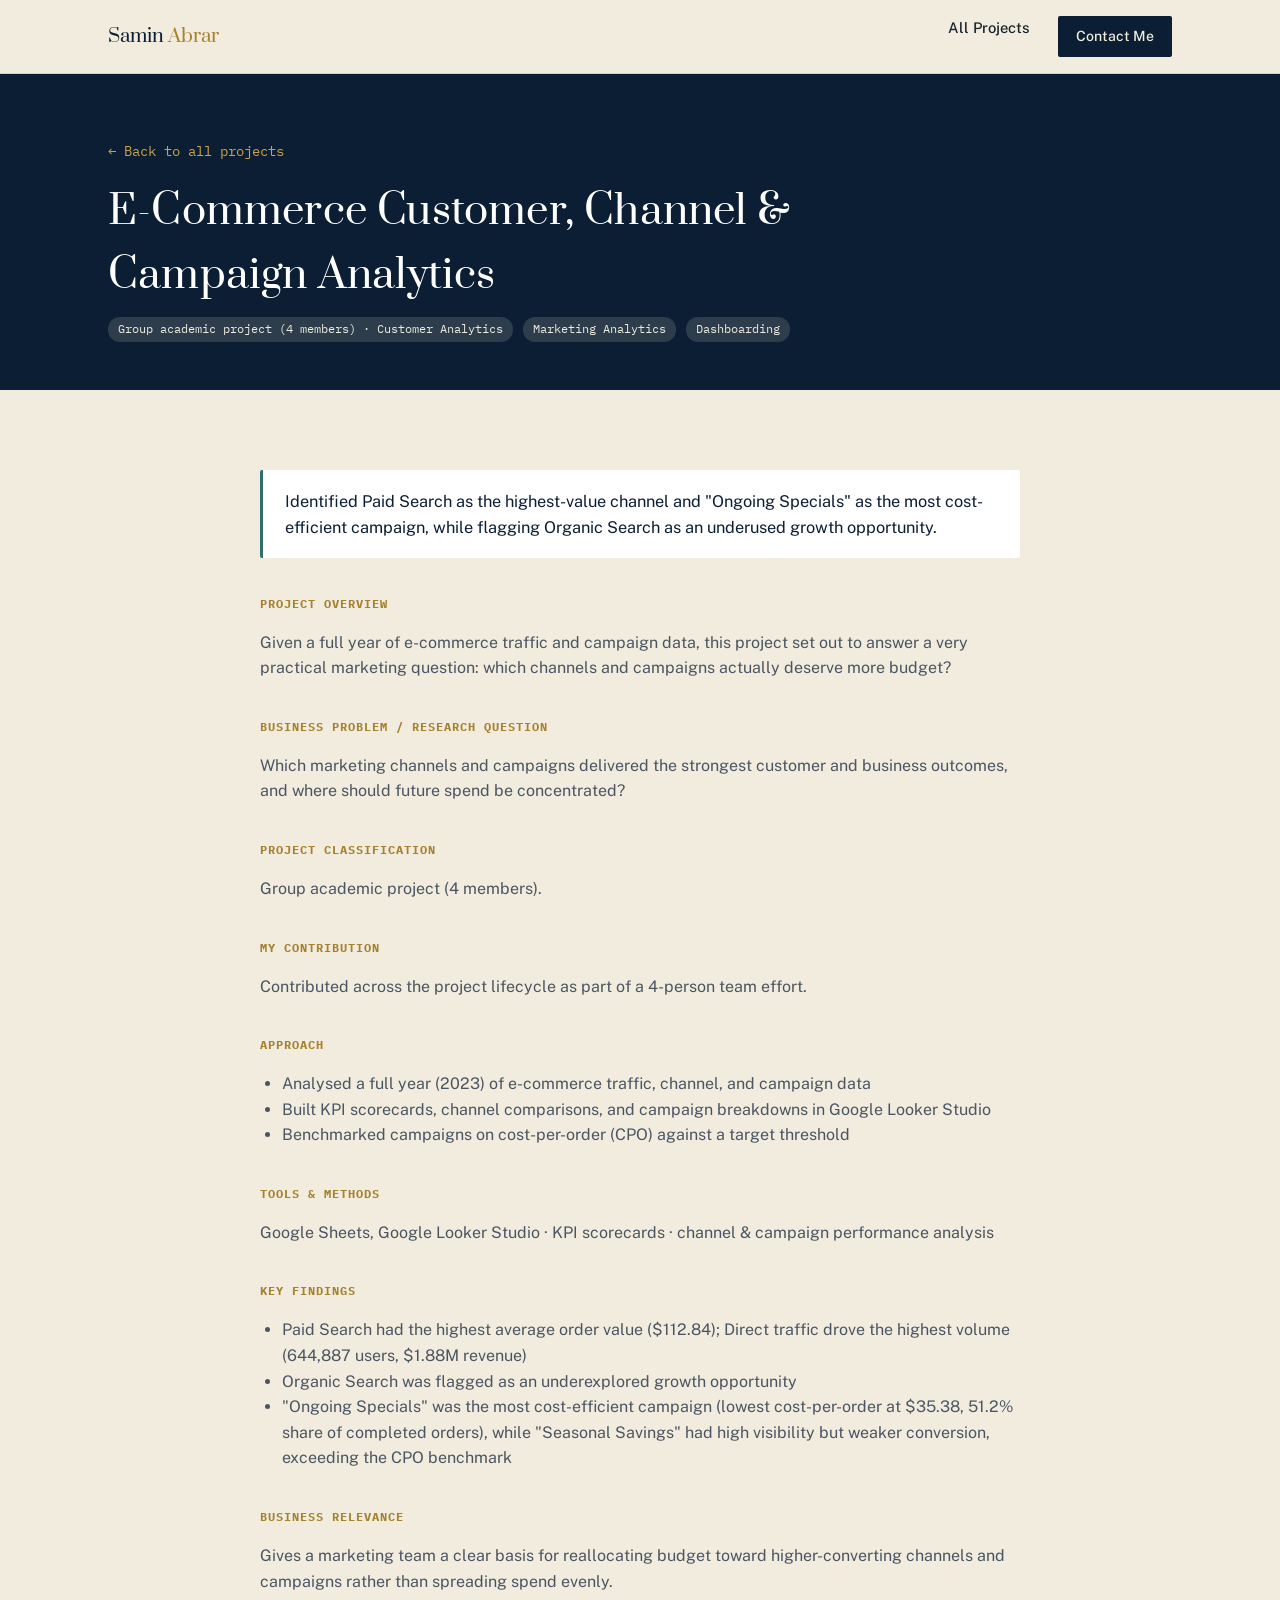
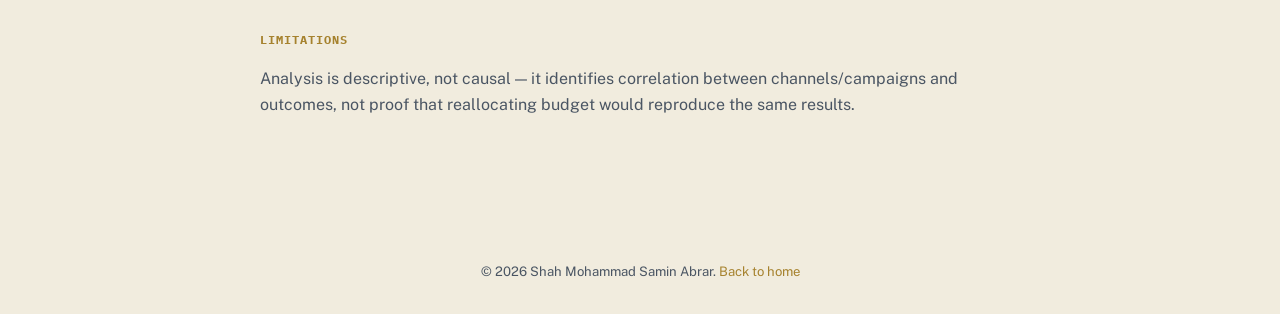
<file: project-customer-analytics.html>
<!DOCTYPE html>
<html lang="en">
<head>
<meta charset="UTF-8">
<meta name="viewport" content="width=device-width, initial-scale=1.0">
<title>E-Commerce Customer, Channel & Campaign Analytics — Samin Abrar</title>
<meta name="description" content="Group project analysing a full year of e-commerce data to identify which marketing channels and campaigns deserve more budget.">
<link rel="preconnect" href="https://fonts.googleapis.com">
<link rel="preconnect" href="https://fonts.gstatic.com" crossorigin>
<link href="https://fonts.googleapis.com/css2?family=Prata&family=Public+Sans:wght@400;500;600;700&family=IBM+Plex+Mono:wght@400;500&display=swap" rel="stylesheet">
<link rel="stylesheet" href="style.css">
</head>
<body>

<header class="site-nav">
  <div class="nav-inner">
    <div class="brand"><a href="index.html" style="color:inherit;text-decoration:none;">Samin <span>Abrar</span></a></div>
    <nav class="links" style="position:static;max-height:none;overflow:visible;">
      <a href="index.html#projects">All Projects</a>
      <a href="index.html#contact" class="nav-cta">Contact Me</a>
    </nav>
  </div>
</header>

<div class="case-page-hero">
  <div class="wrap">
    <a href="index.html#projects" class="back-link">&larr; Back to all projects</a>
    <h1>E-Commerce Customer, Channel & Campaign Analytics</h1>
    <div class="meta-row">
      <span class="tag" style="background:rgba(241,236,222,.15);color:#EDEAE0;">Group academic project (4 members) &middot; Customer Analytics</span>
      <span class="tag" style="background:rgba(241,236,222,.15);color:#EDEAE0;">Marketing Analytics</span><span class="tag" style="background:rgba(241,236,222,.15);color:#EDEAE0;">Dashboarding</span>
    </div>
  </div>
</div>

<div class="wrap">
  <div class="case-content">
    <div class="result-banner">Identified Paid Search as the highest-value channel and "Ongoing Specials" as the most cost-efficient campaign, while flagging Organic Search as an underused growth opportunity.</div>
    
    <h5>Project overview</h5>
    <p>Given a full year of e-commerce traffic and campaign data, this project set out to answer a very practical marketing question: which channels and campaigns actually deserve more budget?</p>
    <h5>Business problem / research question</h5>
    <p>Which marketing channels and campaigns delivered the strongest customer and business outcomes, and where should future spend be concentrated?</p>
    <h5>Project classification</h5>
    <p>Group academic project (4 members).</p>
    <h5>My contribution</h5>
    <p>Contributed across the project lifecycle as part of a 4-person team effort.</p>
    <h5>Approach</h5>
    <ul>
      <li>Analysed a full year (2023) of e-commerce traffic, channel, and campaign data</li>
      <li>Built KPI scorecards, channel comparisons, and campaign breakdowns in Google Looker Studio</li>
      <li>Benchmarked campaigns on cost-per-order (CPO) against a target threshold</li>
    </ul>
    <h5>Tools &amp; methods</h5>
    <p>Google Sheets, Google Looker Studio &middot; KPI scorecards &middot; channel &amp; campaign performance analysis</p>
    <h5>Key findings</h5>
    <ul>
      <li>Paid Search had the highest average order value ($112.84); Direct traffic drove the highest volume (644,887 users, $1.88M revenue)</li>
      <li>Organic Search was flagged as an underexplored growth opportunity</li>
      <li>"Ongoing Specials" was the most cost-efficient campaign (lowest cost-per-order at $35.38, 51.2% share of completed orders), while "Seasonal Savings" had high visibility but weaker conversion, exceeding the CPO benchmark</li>
    </ul>
    <h5>Business relevance</h5>
    <p>Gives a marketing team a clear basis for reallocating budget toward higher-converting channels and campaigns rather than spreading spend evenly.</p>
    <h5>Limitations</h5>
    <p>Analysis is descriptive, not causal &mdash; it identifies correlation between channels/campaigns and outcomes, not proof that reallocating budget would reproduce the same results.</p>
    
  </div>
</div>

<footer>
  <div class="wrap">© 2026 Shah Mohammad Samin Abrar. <a href="index.html">Back to home</a></div>
</footer>

</body>
</html>
</file>
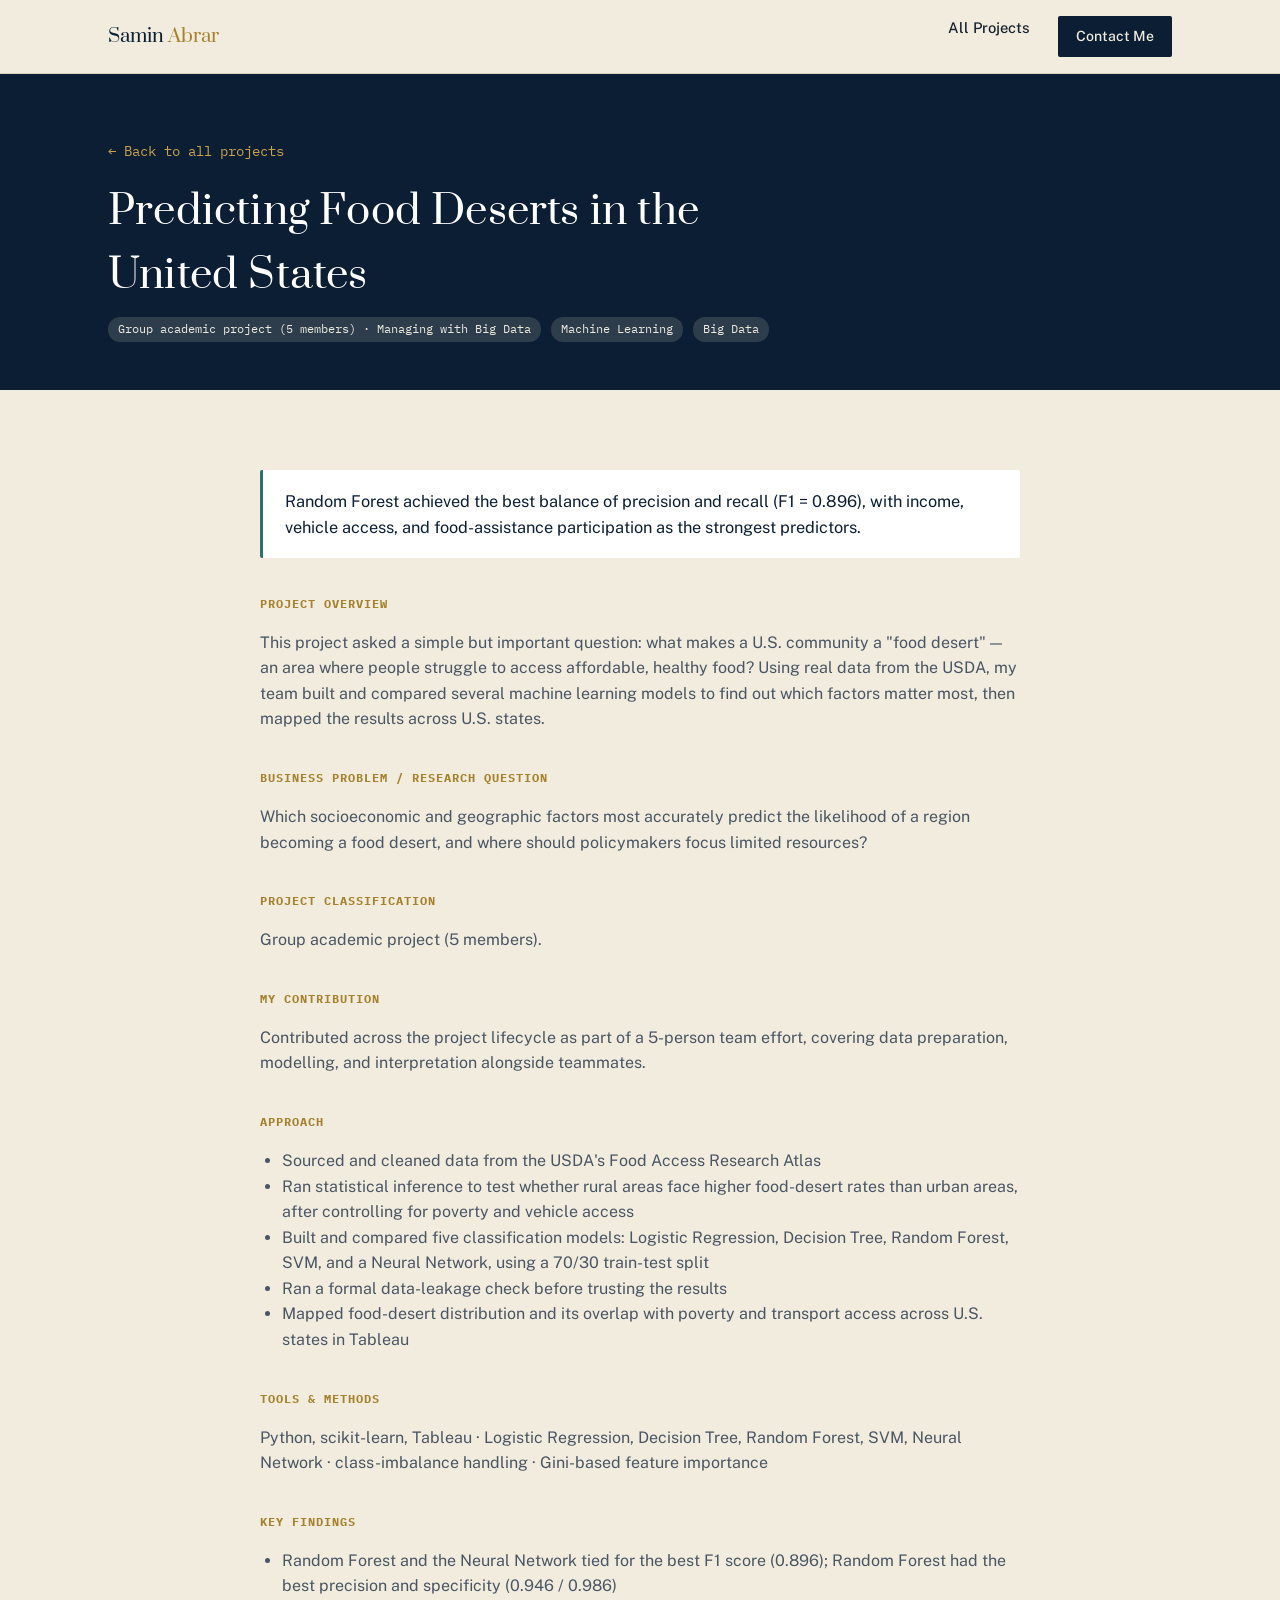
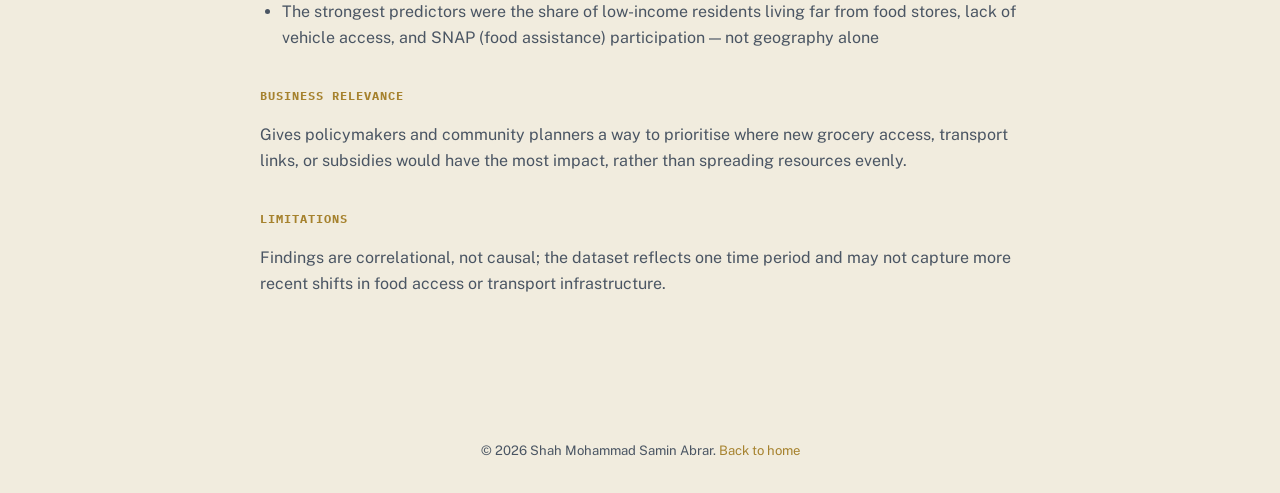
<file: project-food-desert.html>
<!DOCTYPE html>
<html lang="en">
<head>
<meta charset="UTF-8">
<meta name="viewport" content="width=device-width, initial-scale=1.0">
<title>Predicting Food Deserts in the United States — Samin Abrar</title>
<meta name="description" content="Group project comparing five machine learning models to predict U.S. food deserts using USDA data.">
<link rel="preconnect" href="https://fonts.googleapis.com">
<link rel="preconnect" href="https://fonts.gstatic.com" crossorigin>
<link href="https://fonts.googleapis.com/css2?family=Prata&family=Public+Sans:wght@400;500;600;700&family=IBM+Plex+Mono:wght@400;500&display=swap" rel="stylesheet">
<link rel="stylesheet" href="style.css">
</head>
<body>

<header class="site-nav">
  <div class="nav-inner">
    <div class="brand"><a href="index.html" style="color:inherit;text-decoration:none;">Samin <span>Abrar</span></a></div>
    <nav class="links" style="position:static;max-height:none;overflow:visible;">
      <a href="index.html#projects">All Projects</a>
      <a href="index.html#contact" class="nav-cta">Contact Me</a>
    </nav>
  </div>
</header>

<div class="case-page-hero">
  <div class="wrap">
    <a href="index.html#projects" class="back-link">&larr; Back to all projects</a>
    <h1>Predicting Food Deserts in the United States</h1>
    <div class="meta-row">
      <span class="tag" style="background:rgba(241,236,222,.15);color:#EDEAE0;">Group academic project (5 members) &middot; Managing with Big Data</span>
      <span class="tag" style="background:rgba(241,236,222,.15);color:#EDEAE0;">Machine Learning</span><span class="tag" style="background:rgba(241,236,222,.15);color:#EDEAE0;">Big Data</span>
    </div>
  </div>
</div>

<div class="wrap">
  <div class="case-content">
    <div class="result-banner">Random Forest achieved the best balance of precision and recall (F1 = 0.896), with income, vehicle access, and food-assistance participation as the strongest predictors.</div>
    
    <h5>Project overview</h5>
    <p>This project asked a simple but important question: what makes a U.S. community a "food desert" &mdash; an area where people struggle to access affordable, healthy food? Using real data from the USDA, my team built and compared several machine learning models to find out which factors matter most, then mapped the results across U.S. states.</p>
    <h5>Business problem / research question</h5>
    <p>Which socioeconomic and geographic factors most accurately predict the likelihood of a region becoming a food desert, and where should policymakers focus limited resources?</p>
    <h5>Project classification</h5>
    <p>Group academic project (5 members).</p>
    <h5>My contribution</h5>
    <p>Contributed across the project lifecycle as part of a 5-person team effort, covering data preparation, modelling, and interpretation alongside teammates.</p>
    <h5>Approach</h5>
    <ul>
      <li>Sourced and cleaned data from the USDA's Food Access Research Atlas</li>
      <li>Ran statistical inference to test whether rural areas face higher food-desert rates than urban areas, after controlling for poverty and vehicle access</li>
      <li>Built and compared five classification models: Logistic Regression, Decision Tree, Random Forest, SVM, and a Neural Network, using a 70/30 train-test split</li>
      <li>Ran a formal data-leakage check before trusting the results</li>
      <li>Mapped food-desert distribution and its overlap with poverty and transport access across U.S. states in Tableau</li>
    </ul>
    <h5>Tools &amp; methods</h5>
    <p>Python, scikit-learn, Tableau &middot; Logistic Regression, Decision Tree, Random Forest, SVM, Neural Network &middot; class-imbalance handling &middot; Gini-based feature importance</p>
    <h5>Key findings</h5>
    <ul>
      <li>Random Forest and the Neural Network tied for the best F1 score (0.896); Random Forest had the best precision and specificity (0.946 / 0.986)</li>
      <li>The strongest predictors were the share of low-income residents living far from food stores, lack of vehicle access, and SNAP (food assistance) participation &mdash; not geography alone</li>
    </ul>
    <h5>Business relevance</h5>
    <p>Gives policymakers and community planners a way to prioritise where new grocery access, transport links, or subsidies would have the most impact, rather than spreading resources evenly.</p>
    <h5>Limitations</h5>
    <p>Findings are correlational, not causal; the dataset reflects one time period and may not capture more recent shifts in food access or transport infrastructure.</p>
    
  </div>
</div>

<footer>
  <div class="wrap">© 2026 Shah Mohammad Samin Abrar. <a href="index.html">Back to home</a></div>
</footer>

</body>
</html>
</file>
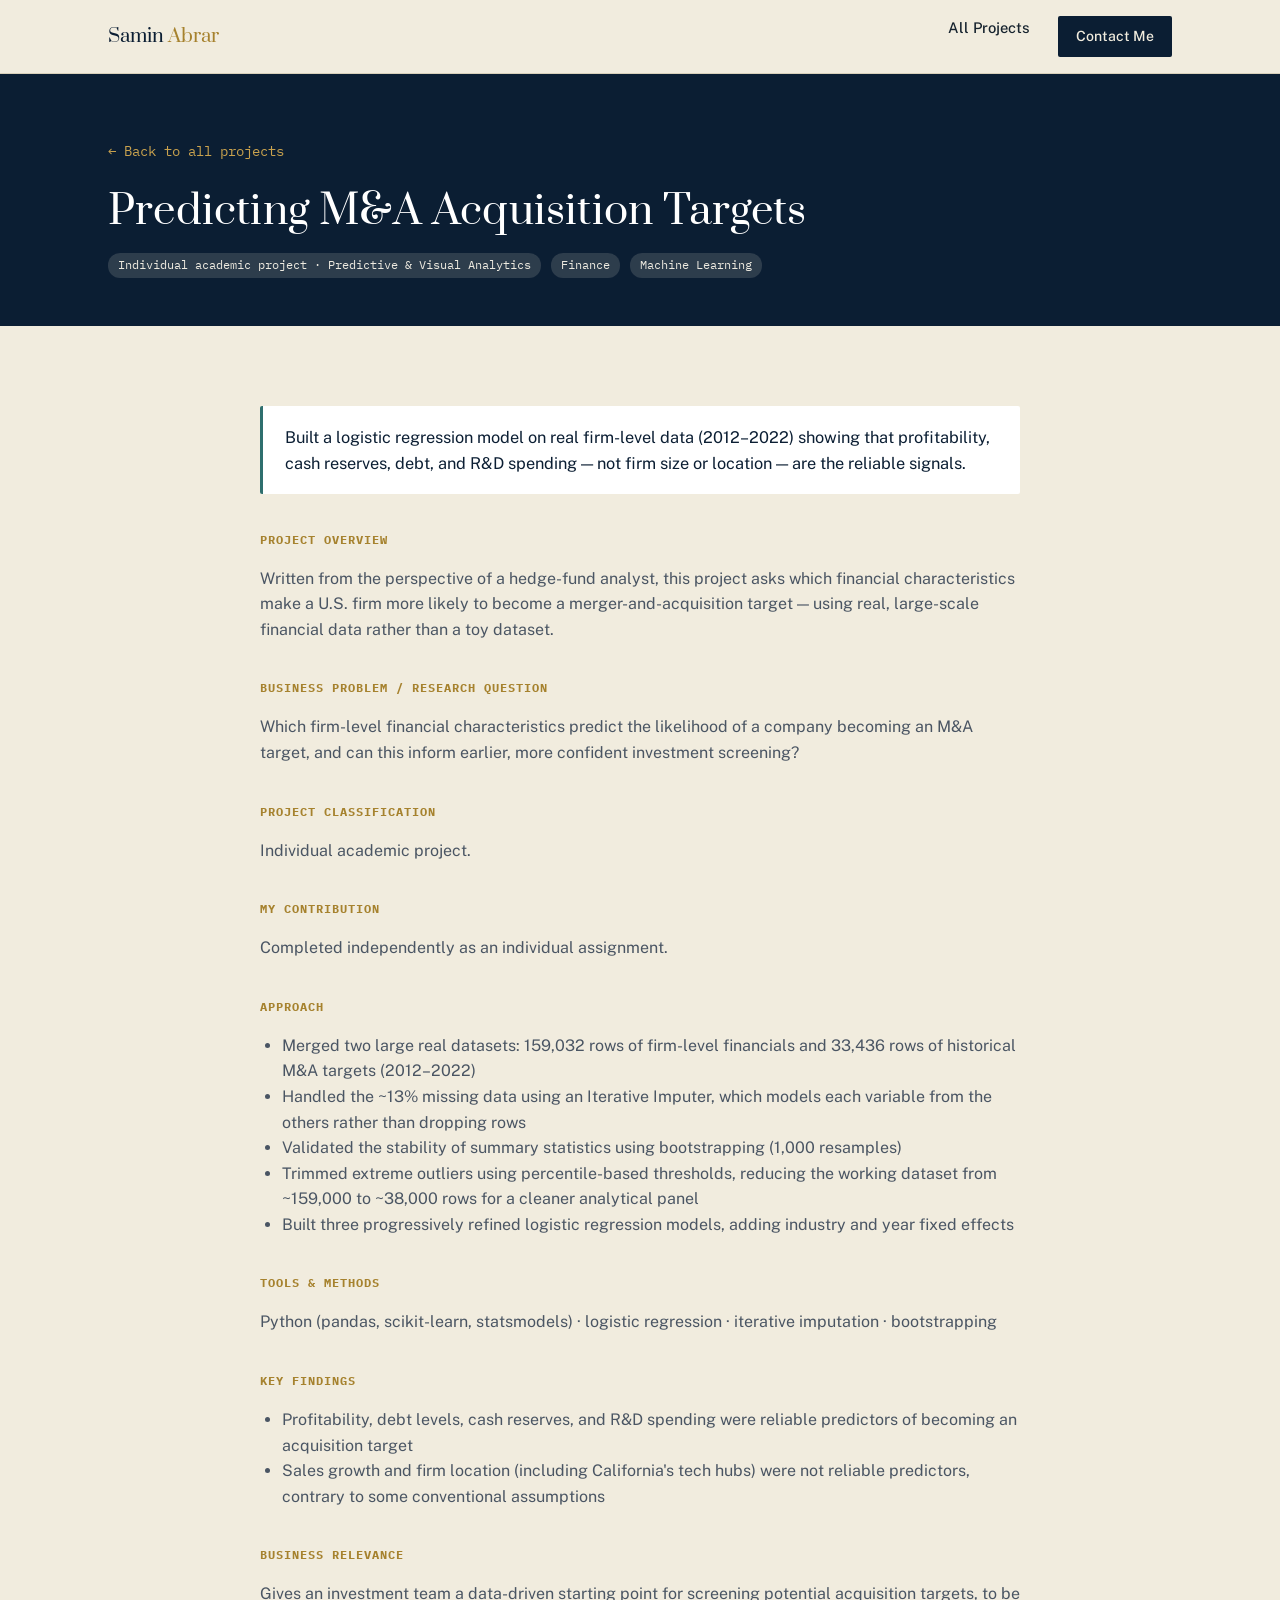
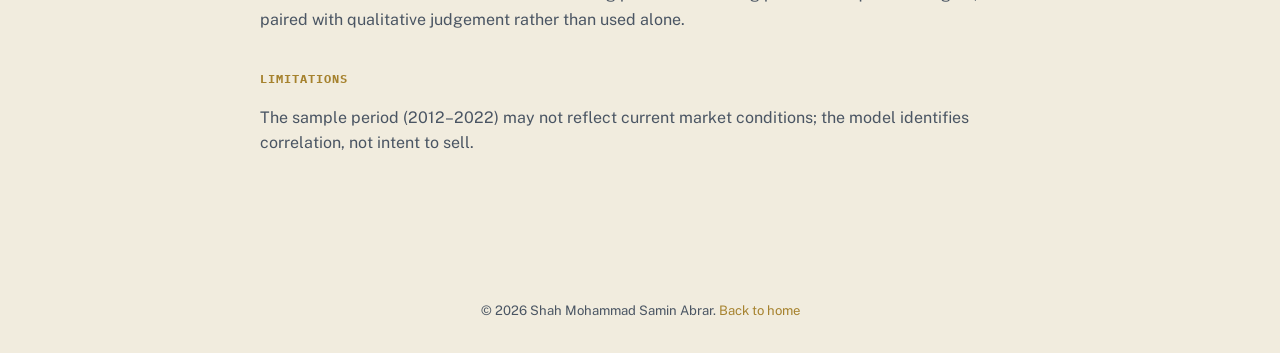
<file: project-ma-prediction.html>
<!DOCTYPE html>
<html lang="en">
<head>
<meta charset="UTF-8">
<meta name="viewport" content="width=device-width, initial-scale=1.0">
<title>Predicting M&A Acquisition Targets — Samin Abrar</title>
<meta name="description" content="Individual project analysing 159,000+ real firm-level financial records to predict merger and acquisition targets.">
<link rel="preconnect" href="https://fonts.googleapis.com">
<link rel="preconnect" href="https://fonts.gstatic.com" crossorigin>
<link href="https://fonts.googleapis.com/css2?family=Prata&family=Public+Sans:wght@400;500;600;700&family=IBM+Plex+Mono:wght@400;500&display=swap" rel="stylesheet">
<link rel="stylesheet" href="style.css">
</head>
<body>

<header class="site-nav">
  <div class="nav-inner">
    <div class="brand"><a href="index.html" style="color:inherit;text-decoration:none;">Samin <span>Abrar</span></a></div>
    <nav class="links" style="position:static;max-height:none;overflow:visible;">
      <a href="index.html#projects">All Projects</a>
      <a href="index.html#contact" class="nav-cta">Contact Me</a>
    </nav>
  </div>
</header>

<div class="case-page-hero">
  <div class="wrap">
    <a href="index.html#projects" class="back-link">&larr; Back to all projects</a>
    <h1>Predicting M&A Acquisition Targets</h1>
    <div class="meta-row">
      <span class="tag" style="background:rgba(241,236,222,.15);color:#EDEAE0;">Individual academic project &middot; Predictive &amp; Visual Analytics</span>
      <span class="tag" style="background:rgba(241,236,222,.15);color:#EDEAE0;">Finance</span><span class="tag" style="background:rgba(241,236,222,.15);color:#EDEAE0;">Machine Learning</span>
    </div>
  </div>
</div>

<div class="wrap">
  <div class="case-content">
    <div class="result-banner">Built a logistic regression model on real firm-level data (2012&ndash;2022) showing that profitability, cash reserves, debt, and R&amp;D spending &mdash; not firm size or location &mdash; are the reliable signals.</div>
    
    <h5>Project overview</h5>
    <p>Written from the perspective of a hedge-fund analyst, this project asks which financial characteristics make a U.S. firm more likely to become a merger-and-acquisition target &mdash; using real, large-scale financial data rather than a toy dataset.</p>
    <h5>Business problem / research question</h5>
    <p>Which firm-level financial characteristics predict the likelihood of a company becoming an M&amp;A target, and can this inform earlier, more confident investment screening?</p>
    <h5>Project classification</h5>
    <p>Individual academic project.</p>
    <h5>My contribution</h5>
    <p>Completed independently as an individual assignment.</p>
    <h5>Approach</h5>
    <ul>
      <li>Merged two large real datasets: 159,032 rows of firm-level financials and 33,436 rows of historical M&amp;A targets (2012&ndash;2022)</li>
      <li>Handled the ~13% missing data using an Iterative Imputer, which models each variable from the others rather than dropping rows</li>
      <li>Validated the stability of summary statistics using bootstrapping (1,000 resamples)</li>
      <li>Trimmed extreme outliers using percentile-based thresholds, reducing the working dataset from ~159,000 to ~38,000 rows for a cleaner analytical panel</li>
      <li>Built three progressively refined logistic regression models, adding industry and year fixed effects</li>
    </ul>
    <h5>Tools &amp; methods</h5>
    <p>Python (pandas, scikit-learn, statsmodels) &middot; logistic regression &middot; iterative imputation &middot; bootstrapping</p>
    <h5>Key findings</h5>
    <ul>
      <li>Profitability, debt levels, cash reserves, and R&amp;D spending were reliable predictors of becoming an acquisition target</li>
      <li>Sales growth and firm location (including California's tech hubs) were not reliable predictors, contrary to some conventional assumptions</li>
    </ul>
    <h5>Business relevance</h5>
    <p>Gives an investment team a data-driven starting point for screening potential acquisition targets, to be paired with qualitative judgement rather than used alone.</p>
    <h5>Limitations</h5>
    <p>The sample period (2012&ndash;2022) may not reflect current market conditions; the model identifies correlation, not intent to sell.</p>
    
  </div>
</div>

<footer>
  <div class="wrap">© 2026 Shah Mohammad Samin Abrar. <a href="index.html">Back to home</a></div>
</footer>

</body>
</html>
</file>
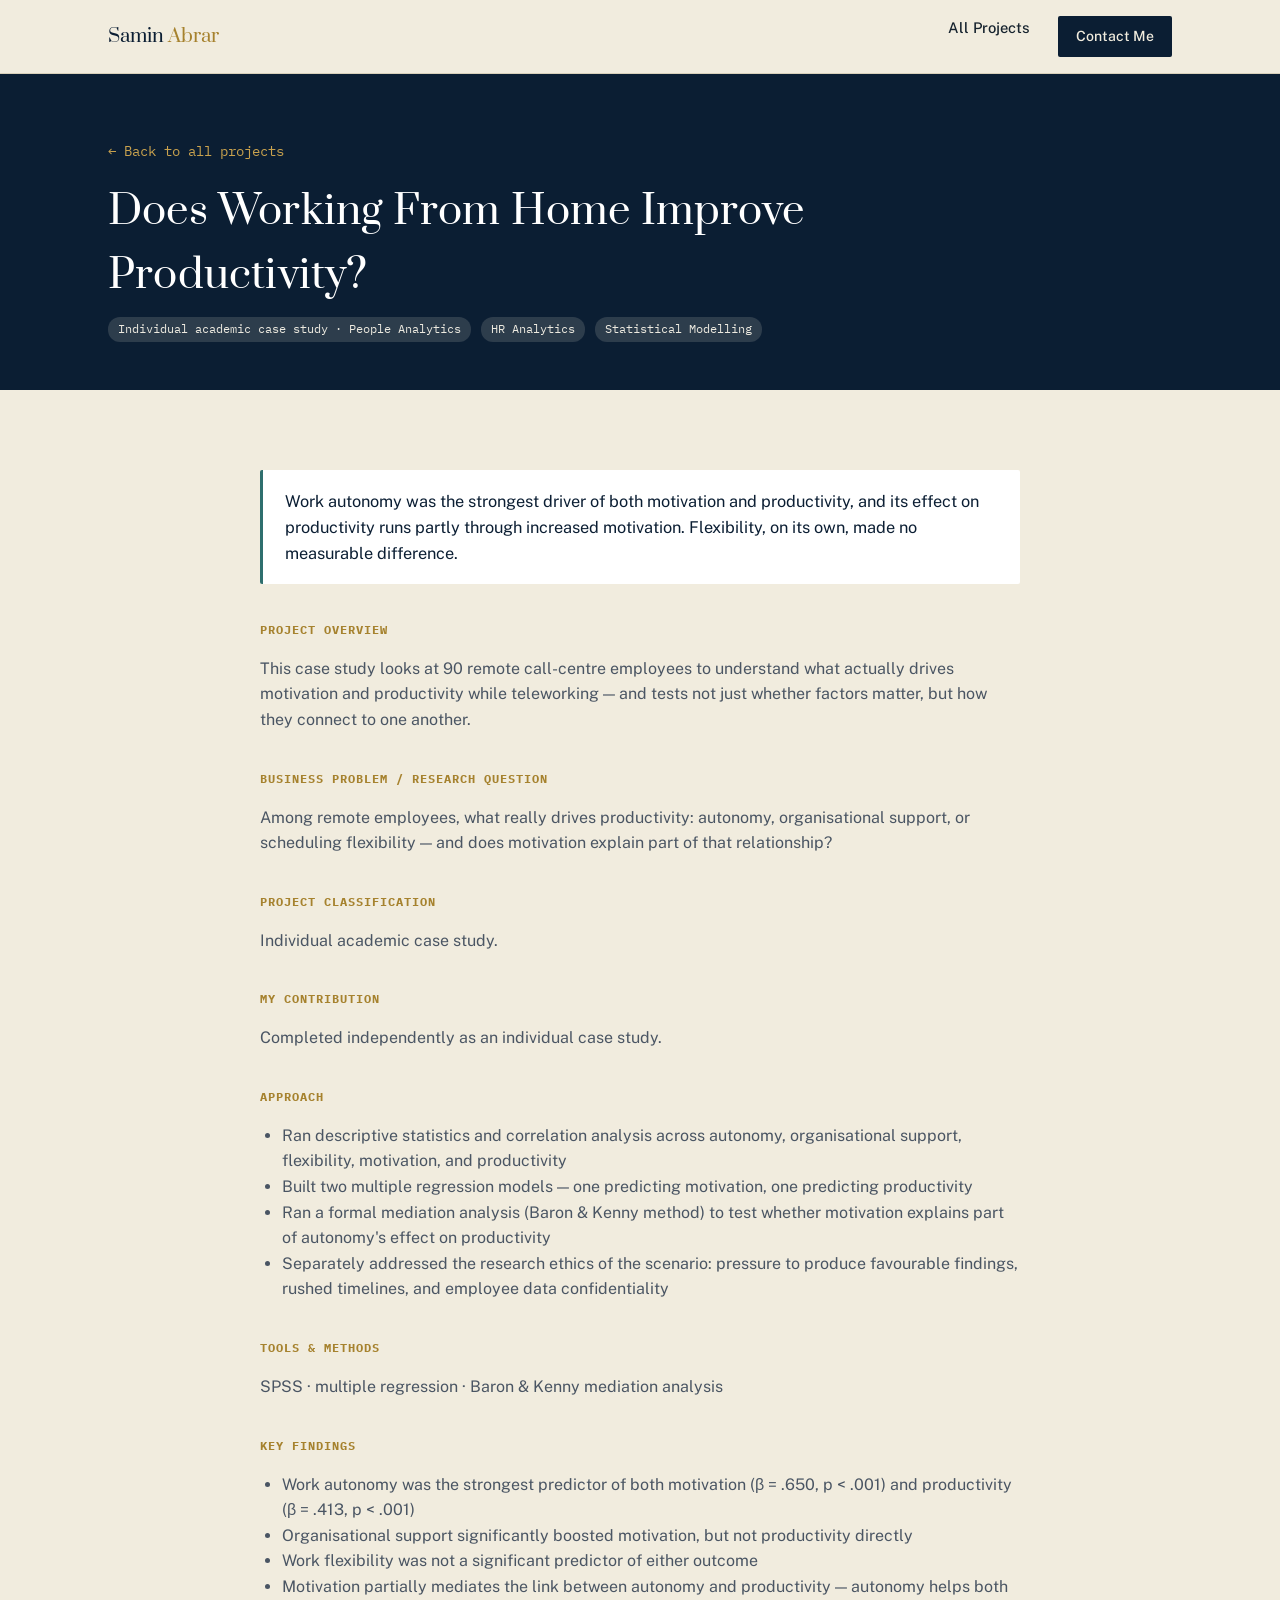
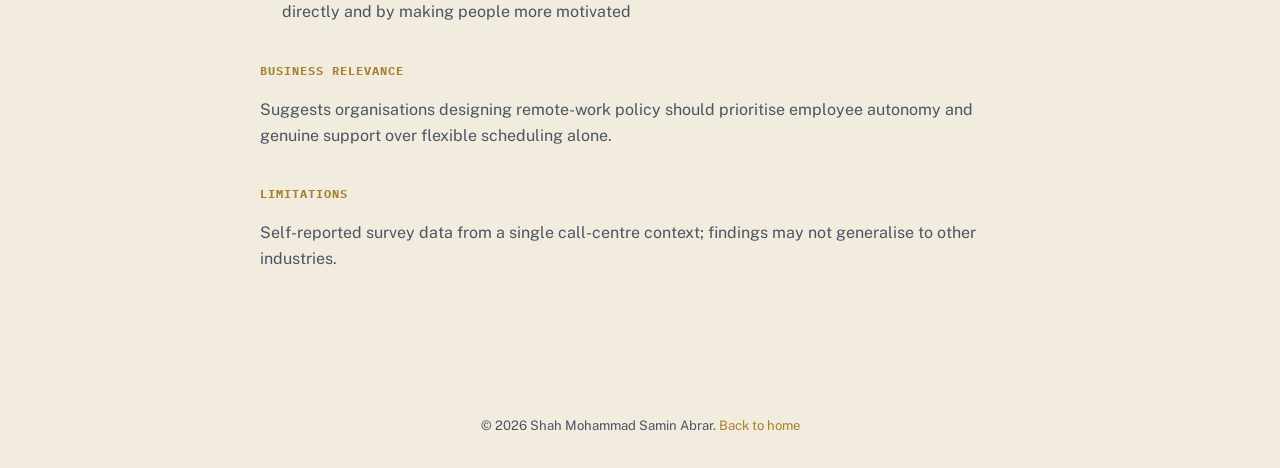
<file: project-wfh-productivity.html>
<!DOCTYPE html>
<html lang="en">
<head>
<meta charset="UTF-8">
<meta name="viewport" content="width=device-width, initial-scale=1.0">
<title>Does Working From Home Improve Productivity? — Samin Abrar</title>
<meta name="description" content="An individual HR analytics case study using mediation analysis to understand what drives remote employee productivity.">
<link rel="preconnect" href="https://fonts.googleapis.com">
<link rel="preconnect" href="https://fonts.gstatic.com" crossorigin>
<link href="https://fonts.googleapis.com/css2?family=Prata&family=Public+Sans:wght@400;500;600;700&family=IBM+Plex+Mono:wght@400;500&display=swap" rel="stylesheet">
<link rel="stylesheet" href="style.css">
</head>
<body>

<header class="site-nav">
  <div class="nav-inner">
    <div class="brand"><a href="index.html" style="color:inherit;text-decoration:none;">Samin <span>Abrar</span></a></div>
    <nav class="links" style="position:static;max-height:none;overflow:visible;">
      <a href="index.html#projects">All Projects</a>
      <a href="index.html#contact" class="nav-cta">Contact Me</a>
    </nav>
  </div>
</header>

<div class="case-page-hero">
  <div class="wrap">
    <a href="index.html#projects" class="back-link">&larr; Back to all projects</a>
    <h1>Does Working From Home Improve Productivity?</h1>
    <div class="meta-row">
      <span class="tag" style="background:rgba(241,236,222,.15);color:#EDEAE0;">Individual academic case study &middot; People Analytics</span>
      <span class="tag" style="background:rgba(241,236,222,.15);color:#EDEAE0;">HR Analytics</span><span class="tag" style="background:rgba(241,236,222,.15);color:#EDEAE0;">Statistical Modelling</span>
    </div>
  </div>
</div>

<div class="wrap">
  <div class="case-content">
    <div class="result-banner">Work autonomy was the strongest driver of both motivation and productivity, and its effect on productivity runs partly through increased motivation. Flexibility, on its own, made no measurable difference.</div>
    
    <h5>Project overview</h5>
    <p>This case study looks at 90 remote call-centre employees to understand what actually drives motivation and productivity while teleworking &mdash; and tests not just whether factors matter, but how they connect to one another.</p>
    <h5>Business problem / research question</h5>
    <p>Among remote employees, what really drives productivity: autonomy, organisational support, or scheduling flexibility &mdash; and does motivation explain part of that relationship?</p>
    <h5>Project classification</h5>
    <p>Individual academic case study.</p>
    <h5>My contribution</h5>
    <p>Completed independently as an individual case study.</p>
    <h5>Approach</h5>
    <ul>
      <li>Ran descriptive statistics and correlation analysis across autonomy, organisational support, flexibility, motivation, and productivity</li>
      <li>Built two multiple regression models &mdash; one predicting motivation, one predicting productivity</li>
      <li>Ran a formal mediation analysis (Baron &amp; Kenny method) to test whether motivation explains part of autonomy's effect on productivity</li>
      <li>Separately addressed the research ethics of the scenario: pressure to produce favourable findings, rushed timelines, and employee data confidentiality</li>
    </ul>
    <h5>Tools &amp; methods</h5>
    <p>SPSS &middot; multiple regression &middot; Baron &amp; Kenny mediation analysis</p>
    <h5>Key findings</h5>
    <ul>
      <li>Work autonomy was the strongest predictor of both motivation (&beta; = .650, p &lt; .001) and productivity (&beta; = .413, p &lt; .001)</li>
      <li>Organisational support significantly boosted motivation, but not productivity directly</li>
      <li>Work flexibility was not a significant predictor of either outcome</li>
      <li>Motivation partially mediates the link between autonomy and productivity &mdash; autonomy helps both directly and by making people more motivated</li>
    </ul>
    <h5>Business relevance</h5>
    <p>Suggests organisations designing remote-work policy should prioritise employee autonomy and genuine support over flexible scheduling alone.</p>
    <h5>Limitations</h5>
    <p>Self-reported survey data from a single call-centre context; findings may not generalise to other industries.</p>
    
  </div>
</div>

<footer>
  <div class="wrap">© 2026 Shah Mohammad Samin Abrar. <a href="index.html">Back to home</a></div>
</footer>

</body>
</html>
</file>
<file: style.css>
:root{
    --ink:#0B1E33;
    --ink-soft:#152943;
    --paper:#F1ECDE;
    --paper-2:#E8E1CE;
    --text:#16232E;
    --text-soft:#4A5563;
    --brass:#A6822E;
    --brass-light:#C9A24E;
    --teal:#2F6F6E;
    --signal:#A63D2F;
    --line:#D8D0BA;
    --radius:2px;
  }
  *{box-sizing:border-box;}
  html{scroll-behavior:smooth;}
  body{
    margin:0;
    background:var(--paper);
    color:var(--text);
    font-family:'Public Sans', sans-serif;
    font-size:16px;
    line-height:1.6;
    -webkit-font-smoothing:antialiased;
  }
  h1,h2,h3,h4{
    font-family:'Prata', serif;
    font-weight:400;
    margin:0 0 .5em 0;
    letter-spacing:.2px;
  }
  .mono{font-family:'IBM Plex Mono', monospace; letter-spacing:.03em;}
  a{color:var(--brass); text-decoration:none;}
  a:hover{text-decoration:underline;}
  img{max-width:100%; display:block;}
  .wrap{max-width:1120px; margin:0 auto; padding:0 28px;}
  section{padding:96px 0;}
  @media(max-width:640px){ section{padding:64px 0;} .wrap{padding:0 20px;} }

  /* focus states */
  a:focus-visible, button:focus-visible, summary:focus-visible{
    outline:2px solid var(--teal);
    outline-offset:3px;
  }

  /* ===== NAV ===== */
  header.site-nav{
    position:sticky; top:0; z-index:50;
    background:rgba(241,236,222,.92);
    backdrop-filter:blur(6px);
    border-bottom:1px solid var(--line);
  }
  .nav-inner{
    max-width:1120px; margin:0 auto; padding:16px 28px;
    display:flex; align-items:center; justify-content:space-between;
  }
  .brand{font-family:'Prata',serif; font-size:1.15rem; color:var(--ink);}
  .brand span{color:var(--brass);}
  nav.links{display:flex; gap:28px; font-size:.92rem;}
  nav.links a{color:var(--text); font-weight:500;}
  nav.links a:hover{color:var(--brass);}
  .nav-cta{
    background:var(--ink); color:var(--paper) !important;
    padding:9px 18px; border-radius:var(--radius);
    font-size:.88rem; font-weight:600;
  }
  .nav-cta:hover{background:var(--ink-soft); text-decoration:none;}
  .menu-toggle{display:none; background:none; border:none; font-size:1.5rem; color:var(--ink); cursor:pointer;}
  @media(max-width:820px){
    nav.links{
      position:absolute; top:100%; left:0; right:0;
      background:var(--paper); flex-direction:column; gap:0;
      border-bottom:1px solid var(--line);
      max-height:0; overflow:hidden; transition:max-height .25s ease;
    }
    nav.links.open{max-height:400px;}
    nav.links a{padding:14px 28px; border-top:1px solid var(--line);}
    .nav-cta{margin:14px 28px;}
    .menu-toggle{display:block;}
  }

  /* ===== HERO ===== */
  .hero{
    background:
      linear-gradient(180deg, rgba(11,30,51,.0), rgba(11,30,51,.0)),
      repeating-linear-gradient(0deg, rgba(201,162,78,.05) 0, rgba(201,162,78,.05) 1px, transparent 1px, transparent 48px),
      repeating-linear-gradient(90deg, rgba(201,162,78,.05) 0, rgba(201,162,78,.05) 1px, transparent 1px, transparent 48px),
      var(--ink);
    color:var(--paper);
    padding:120px 0 100px;
    position:relative;
    overflow:hidden;
  }
  .hero .eyebrow{
    font-family:'IBM Plex Mono', monospace; font-size:.8rem; letter-spacing:.14em;
    text-transform:uppercase; color:var(--brass-light); margin-bottom:22px;
  }
  .hero h1{
    font-size:clamp(2.2rem, 5vw, 3.4rem);
    color:#fff; max-width:820px; line-height:1.15;
  }
  .hero p.lede{
    max-width:640px; font-size:1.15rem; color:#D7D3C4; margin-top:22px;
  }
  .hero .ctas{display:flex; gap:16px; flex-wrap:wrap; margin-top:38px;}
  .btn{
    display:inline-block; padding:13px 26px; border-radius:var(--radius);
    font-weight:600; font-size:.95rem; cursor:pointer; border:1px solid transparent;
  }
  .btn-primary{background:var(--brass); color:var(--ink);}
  .btn-primary:hover{background:var(--brass-light); text-decoration:none;}
  .btn-outline{border-color:rgba(241,236,222,.4); color:var(--paper);}
  .btn-outline:hover{border-color:var(--paper); text-decoration:none;}
  .btn-link{color:var(--paper); font-size:.95rem; align-self:center; text-decoration:underline; text-underline-offset:4px;}

  /* ===== SECTION HEADERS ===== */
  .section-head{margin-bottom:48px; max-width:680px;}
  .section-head .kicker{
    font-family:'IBM Plex Mono',monospace; font-size:.78rem; letter-spacing:.12em;
    text-transform:uppercase; color:var(--teal); margin-bottom:10px; display:block;
  }
  .section-head h2{font-size:clamp(1.6rem,3vw,2.2rem); color:var(--ink);}
  .section-head p{color:var(--text-soft); margin-top:10px;}

  /* ===== ABOUT ===== */
  .about-grid{display:grid; grid-template-columns:1.3fr .9fr; gap:64px; align-items:start;}
  @media(max-width:820px){ .about-grid{grid-template-columns:1fr;} }
  .about-grid p{margin:0 0 18px; color:var(--text-soft);}
  .stat-card{
    background:#fff; border:1px solid var(--line); border-radius:var(--radius);
    padding:22px 24px;
  }
  .stat-card + .stat-card{margin-top:14px;}
  .stat-card .num{font-family:'Prata',serif; font-size:1.7rem; color:var(--ink);}
  .stat-card .label{font-size:.85rem; color:var(--text-soft); margin-top:2px;}

  /* ===== SKILLS ===== */
  .skills-grid{display:grid; grid-template-columns:repeat(4,1fr); gap:24px;}
  @media(max-width:900px){ .skills-grid{grid-template-columns:repeat(2,1fr);} }
  @media(max-width:520px){ .skills-grid{grid-template-columns:1fr;} }
  .skill-card{background:#fff; border:1px solid var(--line); padding:24px; border-radius:var(--radius);}
  .skill-card h4{font-size:1rem; color:var(--ink); margin-bottom:12px; font-family:'Public Sans',sans-serif; font-weight:700;}
  .skill-card ul{margin:0; padding:0; list-style:none; font-size:.88rem; color:var(--text-soft);}
  .skill-card li{padding:4px 0; border-top:1px solid #EFEBDE;}
  .skill-card li:first-child{border-top:none;}

  /* ===== EXPERIENCE / COURSE TIMELINE ===== */
  .course{position:relative; padding-left:36px;}
  .course::before{
    content:''; position:absolute; left:9px; top:6px; bottom:6px; width:2px;
    background:repeating-linear-gradient(180deg, var(--brass) 0 6px, transparent 6px 12px);
  }
  .waypoint{position:relative; padding-bottom:44px;}
  .waypoint:last-child{padding-bottom:0;}
  .waypoint::before{
    content:''; position:absolute; left:-36px; top:4px; width:20px; height:20px;
    border-radius:50%; background:var(--paper); border:2px solid var(--brass);
  }
  .waypoint .tag{font-family:'IBM Plex Mono',monospace; font-size:.75rem; color:var(--teal); letter-spacing:.08em;}
  .waypoint h3{font-size:1.15rem; margin:6px 0 2px; color:var(--ink); font-family:'Public Sans',sans-serif; font-weight:700;}
  .waypoint .org{color:var(--text-soft); font-size:.92rem; margin-bottom:10px;}
  .waypoint ul{margin:0; padding-left:20px; color:var(--text-soft); font-size:.94rem;}
  .waypoint li{margin-bottom:6px;}
  .verified{
    display:inline-flex; align-items:center; gap:6px; margin-top:10px;
    font-size:.78rem; color:var(--teal); font-family:'IBM Plex Mono',monospace;
  }

  /* ===== PROJECTS ===== */
  .filter-row{display:flex; gap:10px; flex-wrap:wrap; margin-bottom:36px;}
  .filter-pill{
    font-family:'IBM Plex Mono',monospace; font-size:.76rem; padding:6px 14px;
    border:1px solid var(--line); border-radius:20px; color:var(--text-soft);
    background:#fff; cursor:pointer;
  }
  .filter-pill.active{background:var(--ink); color:var(--paper); border-color:var(--ink);}

  .project-card{
    background:#fff; border:1px solid var(--line); border-radius:var(--radius);
    padding:28px; margin-bottom:20px;
  }
  .project-card[data-featured="true"]{border-left:3px solid var(--brass);}
  .project-top{display:flex; justify-content:space-between; align-items:flex-start; gap:20px; flex-wrap:wrap;}
  .project-title{font-family:'Public Sans',sans-serif; font-weight:700; font-size:1.15rem; color:var(--ink);}
  .project-type{font-size:.78rem; color:var(--text-soft); margin-top:4px;}
  .project-tags{display:flex; gap:8px; flex-wrap:wrap;}
  .tag{
    font-family:'IBM Plex Mono',monospace; font-size:.72rem; padding:3px 10px;
    background:var(--paper-2); color:var(--ink); border-radius:12px;
  }
  .project-problem{margin:14px 0 12px; color:var(--text-soft);}
  .project-result{
    font-size:.92rem; color:var(--teal); font-weight:600; margin-bottom:14px;
  }
  details.case-study{margin-top:6px;}
  details.case-study summary{
    cursor:pointer; font-weight:600; color:var(--brass); font-size:.92rem;
    list-style:none;
  }
  details.case-study summary::-webkit-details-marker{display:none;}
  details.case-study summary::before{content:'+ '; }
  details.case-study[open] summary::before{content:'– ';}
  .case-body{margin-top:20px; padding-top:20px; border-top:1px dashed var(--line);}
  .case-body h5{
    font-family:'IBM Plex Mono',monospace; font-size:.75rem; text-transform:uppercase;
    letter-spacing:.08em; color:var(--ink); margin:20px 0 8px;
  }
  .case-body h5:first-child{margin-top:0;}
  .case-body p, .case-body li{color:var(--text-soft); font-size:.94rem;}
  .case-body ul{margin:0; padding-left:20px;}
  .case-links a{margin-right:16px; font-size:.9rem;}
  .contribution-note{
    background:var(--paper); border-left:2px solid var(--teal); padding:10px 14px;
    font-size:.88rem; color:var(--text-soft); margin:10px 0 0;
  }

  .brief-cards{display:grid; grid-template-columns:repeat(2,1fr); gap:16px; margin-top:12px;}
  @media(max-width:760px){ .brief-cards{grid-template-columns:1fr;} }
  .brief-card{background:#fff; border:1px solid var(--line); padding:20px; border-radius:var(--radius);}
  .brief-card h4{font-family:'Public Sans',sans-serif; font-weight:700; font-size:.98rem; color:var(--ink); margin-bottom:6px;}
  .brief-card p{font-size:.86rem; color:var(--text-soft); margin:0 0 8px;}
  .brief-card .tag{margin-right:4px;}

  /* ===== EDUCATION ===== */
  .edu-item{padding:18px 0; border-top:1px solid var(--line);}
  .edu-item:first-child{border-top:none;}
  .edu-item h4{font-family:'Public Sans',sans-serif; font-weight:700; font-size:1rem; color:var(--ink); margin-bottom:2px;}
  .edu-item .meta{font-size:.86rem; color:var(--text-soft);}
  .cert-list{display:flex; flex-wrap:wrap; gap:10px; margin-top:24px;}
  .cert-pill{
    font-size:.82rem; background:#fff; border:1px solid var(--line);
    padding:7px 14px; border-radius:16px; color:var(--text-soft);
  }

  /* ===== CONTACT ===== */
  .contact-section{background:var(--ink); color:var(--paper);}
  .contact-section .section-head .kicker{color:var(--brass-light);}
  .contact-section .section-head h2{color:#fff;}
  .contact-section .section-head p{color:#C9C4B3;}
  .contact-grid{display:flex; gap:40px; flex-wrap:wrap; align-items:flex-start;}
  .contact-item{min-width:200px;}
  .contact-item .k{font-family:'IBM Plex Mono',monospace; font-size:.76rem; color:var(--brass-light); letter-spacing:.08em; margin-bottom:6px;}
  .contact-item a, .contact-item span{color:#fff; font-size:1.02rem;}
  #reveal-phone{
    background:none; border:1px solid rgba(241,236,222,.4); color:#fff;
    padding:8px 16px; border-radius:var(--radius); cursor:pointer; font-size:.9rem;
  }
  #reveal-phone:hover{border-color:#fff;}

  footer{padding:32px 0; text-align:center; font-size:.82rem; color:var(--text-soft);}

/* ===== CASE STUDY PAGE ===== */
.case-page-hero{
  background:var(--ink); color:var(--paper); padding:64px 0 48px;
}
.back-link{color:var(--brass-light); font-size:.88rem; font-family:'IBM Plex Mono',monospace;}
.case-page-hero h1{color:#fff; font-size:clamp(1.7rem,4vw,2.5rem); margin:16px 0 10px; max-width:720px;}
.case-page-hero .meta-row{display:flex; gap:10px; flex-wrap:wrap; margin-top:10px;}
.case-content{padding:56px 0 96px; max-width:760px; margin:0 auto;}
.case-content h5{
  font-family:'IBM Plex Mono',monospace; font-size:.78rem; text-transform:uppercase;
  letter-spacing:.08em; color:var(--brass); margin:36px 0 10px;
}
.case-content h5:first-child{margin-top:0;}
.case-content p, .case-content li{color:var(--text-soft); font-size:1rem;}
.case-content ul{padding-left:22px;}
.case-content .result-banner{
  background:#fff; border-left:3px solid var(--teal); padding:18px 22px;
  font-size:1.02rem; color:var(--ink); margin:24px 0; border-radius:var(--radius);
}
.case-links{margin-top:8px;}
.case-links a{margin-right:20px;}
.case-nav-footer{
  margin-top:56px; padding-top:28px; border-top:1px solid var(--line);
  display:flex; justify-content:space-between; flex-wrap:wrap; gap:16px;
}

/* ===== FAQ CHAT WIDGET ===== */
#faq-toggle{
  position:fixed; bottom:24px; right:24px; z-index:100;
  background:var(--ink); color:var(--paper); border:none;
  width:56px; height:56px; border-radius:50%;
  font-size:1.4rem; cursor:pointer;
  box-shadow:0 4px 16px rgba(11,30,51,.3);
}
#faq-toggle:hover{background:var(--ink-soft);}
#faq-panel{
  position:fixed; bottom:92px; right:24px; z-index:100;
  width:320px; max-width:calc(100vw - 40px);
  background:#fff; border:1px solid var(--line); border-radius:6px;
  box-shadow:0 10px 40px rgba(11,30,51,.25);
  display:none; flex-direction:column; overflow:hidden;
  max-height:70vh;
}
#faq-panel.open{display:flex;}
.faq-header{
  background:var(--ink); color:#fff; padding:14px 16px;
  display:flex; justify-content:space-between; align-items:center;
}
.faq-header .title{font-family:'Prata',serif; font-size:1rem;}
.faq-header .sub{font-family:'IBM Plex Mono',monospace; font-size:.68rem; color:var(--brass-light); margin-top:2px;}
.faq-close{background:none; border:none; color:#fff; font-size:1.2rem; cursor:pointer; line-height:1;}
.faq-body{padding:16px; overflow-y:auto; flex:1;}
.faq-msg{
  background:var(--paper); border-radius:6px; padding:12px 14px;
  font-size:.88rem; color:var(--text); margin-bottom:14px; line-height:1.55;
}
.faq-msg a{font-weight:600;}
.faq-options{display:flex; flex-direction:column; gap:8px;}
.faq-option{
  background:#fff; border:1px solid var(--line); border-radius:16px;
  padding:9px 14px; font-size:.85rem; text-align:left; cursor:pointer;
  color:var(--ink); font-family:'Public Sans',sans-serif;
}
.faq-option:hover{border-color:var(--brass); color:var(--brass);}
.faq-back{
  font-family:'IBM Plex Mono',monospace; font-size:.72rem; color:var(--teal);
  background:none; border:none; cursor:pointer; margin-top:4px; padding:0;
  align-self:flex-start;
}
</file>
